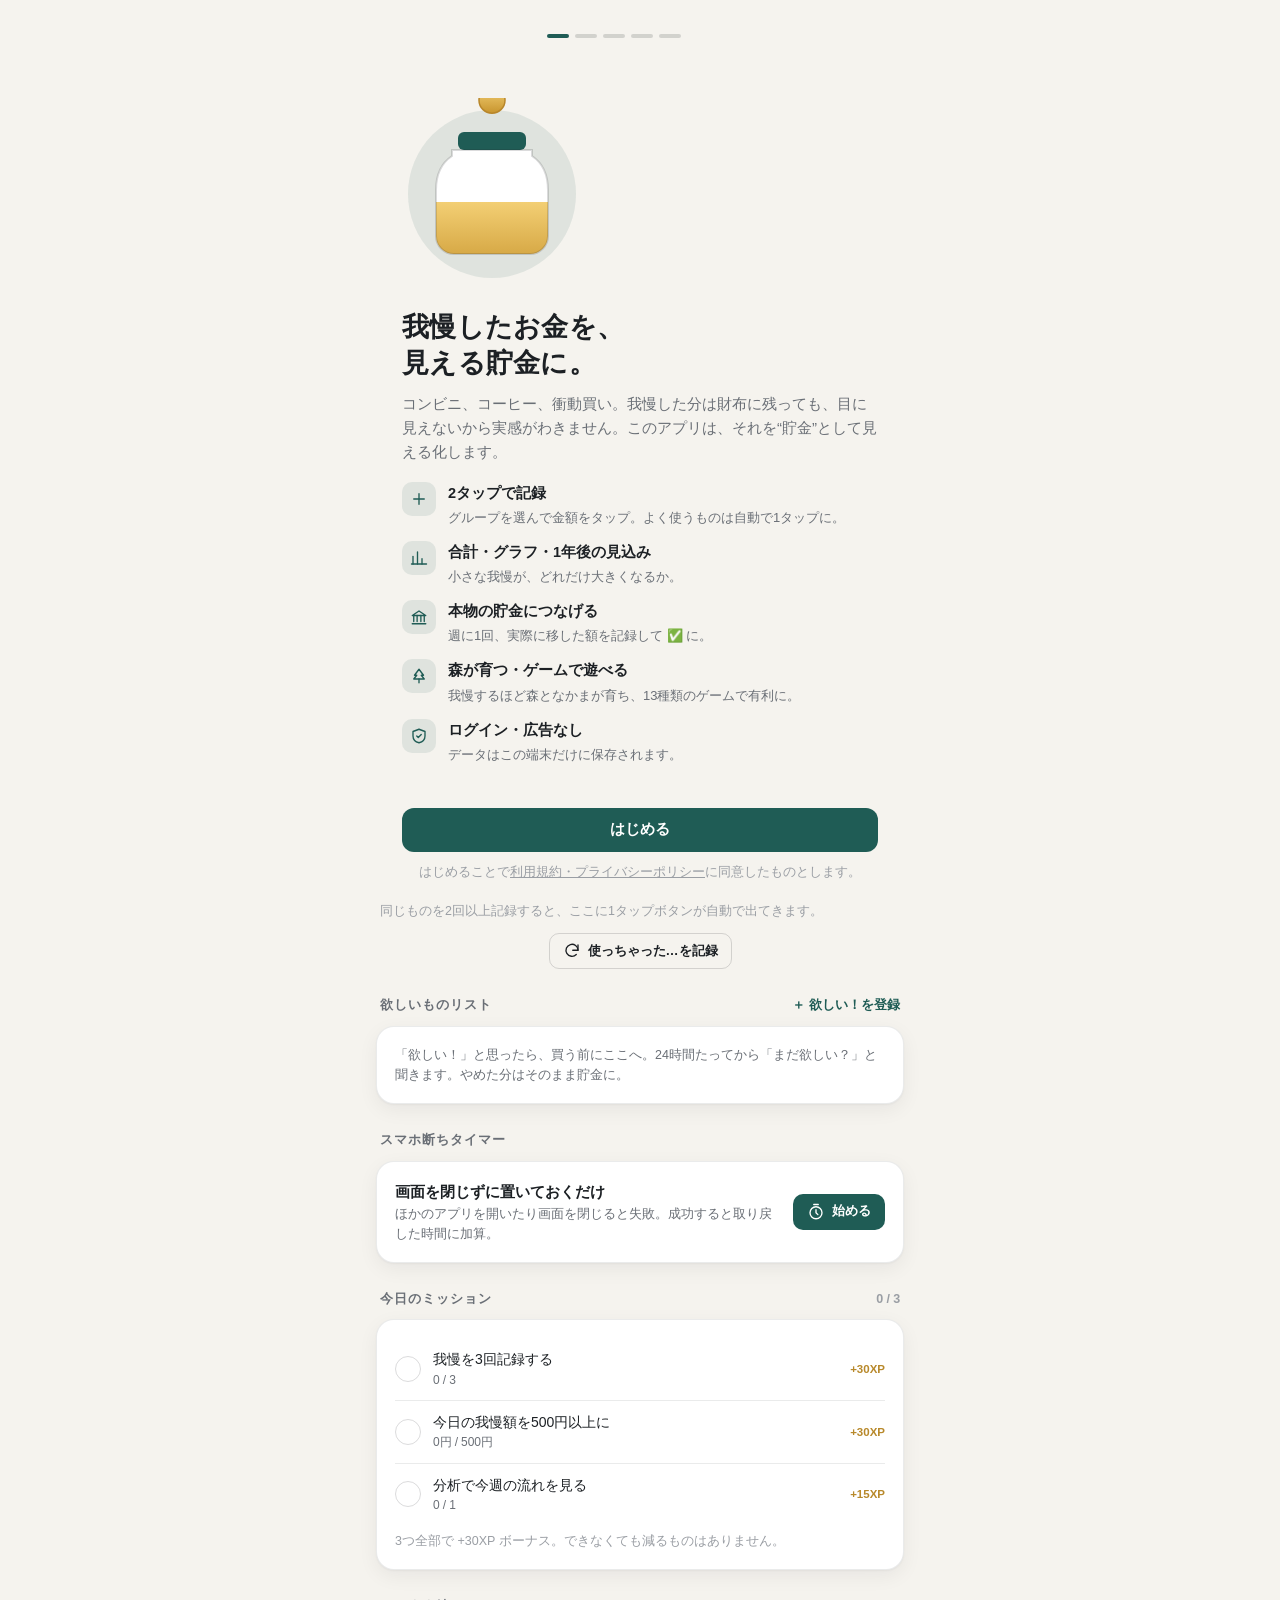
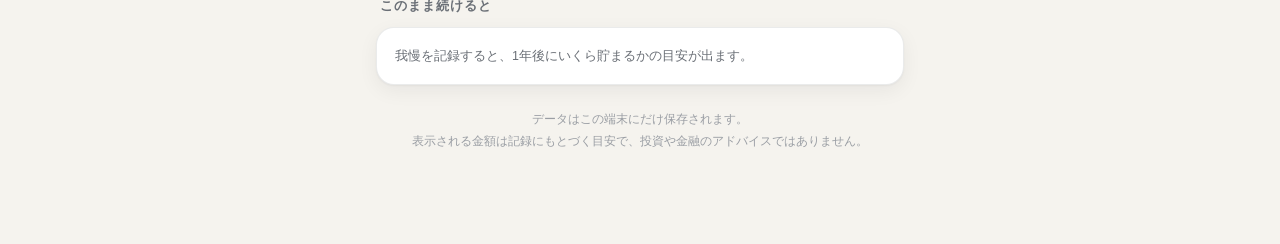
<file: index.html>
<!DOCTYPE html>
<html lang="ja">
<head>
  <meta charset="UTF-8" />
  <meta name="viewport" content="width=device-width, initial-scale=1, viewport-fit=cover" />
  <meta name="theme-color" content="#F5F3EE" media="(prefers-color-scheme: light)" />
  <meta name="theme-color" content="#0E1113" media="(prefers-color-scheme: dark)" />
  <meta name="color-scheme" content="light dark" />
  <meta name="apple-mobile-web-app-capable" content="yes" />
  <meta name="mobile-web-app-capable" content="yes" />
  <meta name="apple-mobile-web-app-status-bar-style" content="default" />
  <meta name="apple-mobile-web-app-title" content="我慢貯金" />
  <meta name="description" content="コンビニ、コーヒー、タバコ、衝動買い。我慢した出費を2タップで「貯金」として見える化。森が育ち、13種類のゲームで遊べます。データはこの端末にだけ保存されます。" />
  <meta name="format-detection" content="telephone=no" />
  <link rel="manifest" href="./manifest.webmanifest" />
  <link rel="icon" type="image/png" sizes="32x32" href="./icons/favicon-32.png" />
  <link rel="apple-touch-icon" href="./icons/apple-touch-icon.png" />
  <title>我慢貯金</title>
  <link rel="stylesheet" href="./styles.css?v=3.1.0" />
</head>
<body>
  <div id="app" aria-live="off">
    <header class="topbar" id="topbar">
      <div class="brand">
        <img class="brand-icon" src="./icons/icon-192.png" width="30" height="30" alt="" />
        <span class="brand-name">我慢貯金</span>
      </div>
      <div class="top-pills">
        <button type="button" class="pill" id="pill-level" aria-label="レベル">Lv.<b id="lv-num">1</b></button>
        <button type="button" class="pill" id="pill-streak" aria-label="連続日数"><span class="pill-ico" aria-hidden="true"></span><b id="streak-num">0</b>日</button>
      </div>
    </header>
    <main id="main" tabindex="-1">
      <section class="view active" id="view-home" data-view="home" aria-label="ホーム"></section>
      <section class="view" id="view-stats" data-view="stats" aria-label="分析"></section>
      <section class="view" id="view-goals" data-view="goals" aria-label="目標"></section>
      <section class="view" id="view-growth" data-view="growth" aria-label="森"></section>
      <section class="view" id="view-games" data-view="games" aria-label="ゲーム"></section>
      <section class="view" id="view-settings" data-view="settings" aria-label="設定"></section>
    </main>
    <nav class="tabbar" id="tabbar" aria-label="メインメニュー"></nav>
  </div>
  <div id="onboarding" class="onboarding" hidden></div>
  <div class="game-layer" id="game-layer" hidden>
    <div class="gl-head">
      <button type="button" class="gl-close" id="gl-close">✕ やめる</button>
      <h3 id="gl-title"></h3>
    </div>
    <div class="gl-body" id="gl-body"></div>
    <div class="gl-result" id="gl-result" hidden></div>
  </div>
  <div id="sheet-root"></div>
  <div id="toast-root" class="toast-root" role="status" aria-live="polite"></div>
  <div id="fx-root" aria-hidden="true"></div>
  <noscript><p style="padding:24px">このアプリを使うにはJavaScriptを有効にしてください。</p></noscript>
  <script src="./forest.js?v=3.1.0" defer></script>
  <script src="./games.js?v=3.1.0" defer></script>
  <script src="./chess.js?v=3.1.0" defer></script>
  <script src="./games-board.js?v=3.1.0" defer></script>
  <script src="./games-action.js?v=3.1.0" defer></script>
  <script src="./app.js?v=3.1.0" defer></script>
</body>
</html>
</file>
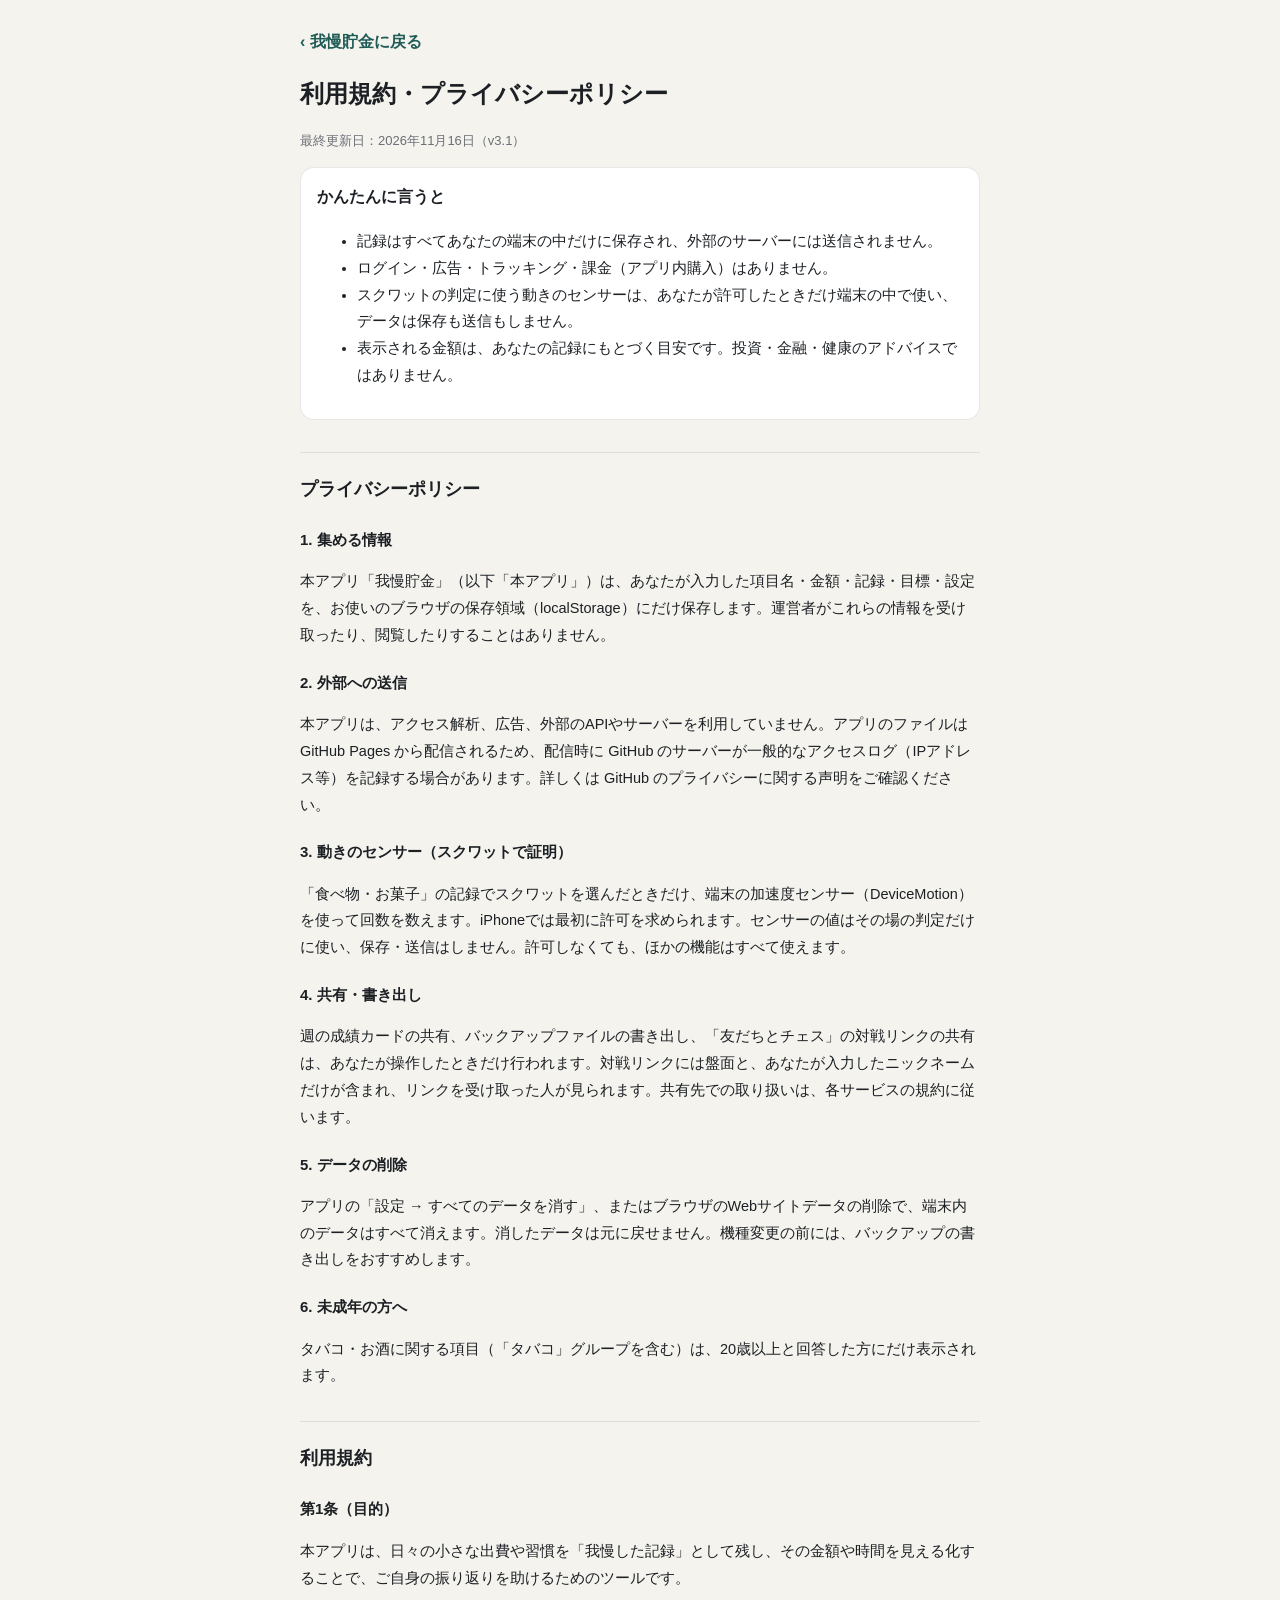
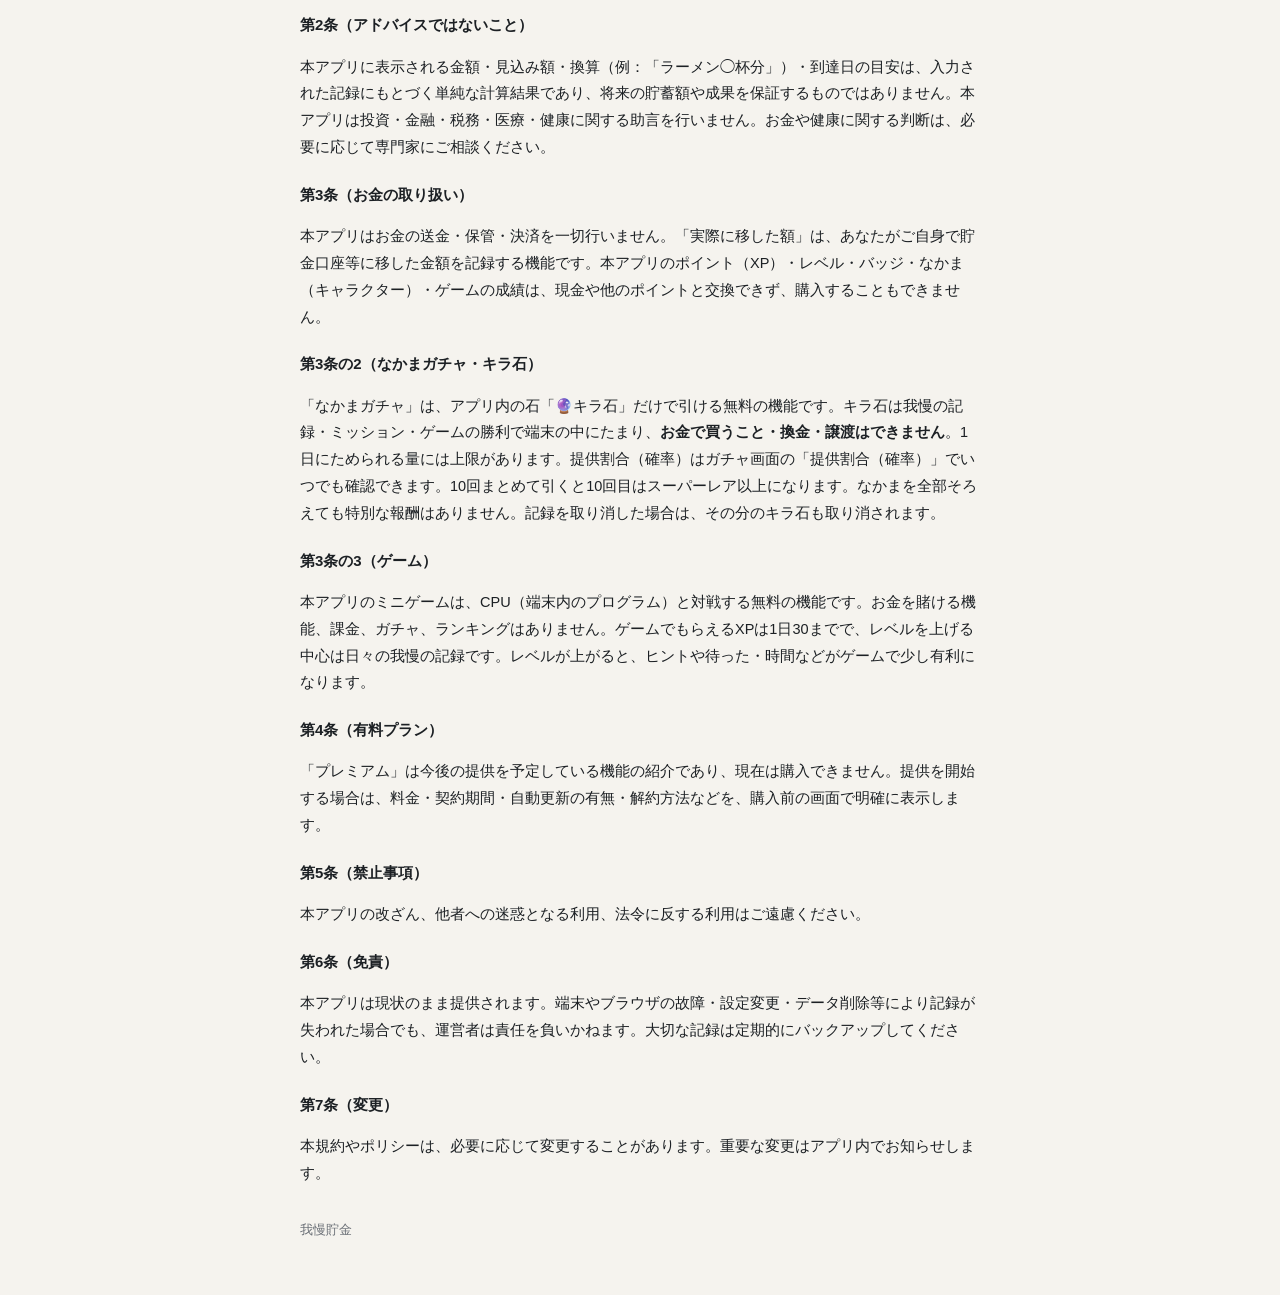
<file: legal.html>
<!DOCTYPE html>
<html lang="ja">
<head>
  <meta charset="UTF-8" />
  <meta name="viewport" content="width=device-width, initial-scale=1, viewport-fit=cover" />
  <meta name="color-scheme" content="light dark" />
  <title>利用規約・プライバシーポリシー｜我慢貯金</title>
  <link rel="icon" type="image/png" sizes="32x32" href="./icons/favicon-32.png" />
  <link rel="apple-touch-icon" href="./icons/apple-touch-icon.png" />
  <style>
    :root { --bg:#F5F3EE; --text:#1C2024; --muted:#6A6F76; --line:rgba(31,35,40,.1); --accent:#1F5C55; --surface:#fff; }
    @media (prefers-color-scheme: dark) { :root { --bg:#0E1113; --text:#ECEDEE; --muted:#A0A6AD; --line:rgba(236,237,238,.1); --accent:#74C3B3; --surface:#171B1F; } }
    body { margin:0; background:var(--bg); color:var(--text); font-family:-apple-system,BlinkMacSystemFont,"Hiragino Sans","Noto Sans JP",sans-serif; line-height:1.85; -webkit-text-size-adjust:100%; }
    main { max-width:680px; margin:0 auto; padding:calc(env(safe-area-inset-top) + 20px) 20px calc(env(safe-area-inset-bottom) + 40px); }
    a { color:var(--accent); }
    .back { display:inline-flex; align-items:center; gap:6px; font-weight:600; text-decoration:none; min-height:44px; }
    h1 { font-size:24px; margin:8px 0 4px; }
    h2 { font-size:18px; margin:32px 0 6px; padding-top:20px; border-top:1px solid var(--line); }
    h3 { font-size:15px; margin:20px 0 4px; }
    p, li { font-size:14.5px; }
    .muted { color:var(--muted); font-size:13px; }
    .box { background:var(--surface); border:1px solid var(--line); border-radius:14px; padding:14px 16px; margin:14px 0; }
  </style>
</head>
<body>
<main>
  <a class="back" href="./">‹ 我慢貯金に戻る</a>
  <h1>利用規約・プライバシーポリシー</h1>
  <p class="muted">最終更新日：2026年11月16日（v3.1）</p>

  <div class="box">
    <strong>かんたんに言うと</strong>
    <ul>
      <li>記録はすべてあなたの端末の中だけに保存され、外部のサーバーには送信されません。</li>
      <li>ログイン・広告・トラッキング・課金（アプリ内購入）はありません。</li>
      <li>スクワットの判定に使う動きのセンサーは、あなたが許可したときだけ端末の中で使い、データは保存も送信もしません。</li>
      <li>表示される金額は、あなたの記録にもとづく目安です。投資・金融・健康のアドバイスではありません。</li>
    </ul>
  </div>

  <h2 id="privacy">プライバシーポリシー</h2>
  <h3>1. 集める情報</h3>
  <p>本アプリ「我慢貯金」（以下「本アプリ」）は、あなたが入力した項目名・金額・記録・目標・設定を、お使いのブラウザの保存領域（localStorage）にだけ保存します。運営者がこれらの情報を受け取ったり、閲覧したりすることはありません。</p>
  <h3>2. 外部への送信</h3>
  <p>本アプリは、アクセス解析、広告、外部のAPIやサーバーを利用していません。アプリのファイルは GitHub Pages から配信されるため、配信時に GitHub のサーバーが一般的なアクセスログ（IPアドレス等）を記録する場合があります。詳しくは GitHub のプライバシーに関する声明をご確認ください。</p>
  <h3>3. 動きのセンサー（スクワットで証明）</h3>
  <p>「食べ物・お菓子」の記録でスクワットを選んだときだけ、端末の加速度センサー（DeviceMotion）を使って回数を数えます。iPhoneでは最初に許可を求められます。センサーの値はその場の判定だけに使い、保存・送信はしません。許可しなくても、ほかの機能はすべて使えます。</p>
  <h3>4. 共有・書き出し</h3>
  <p>週の成績カードの共有、バックアップファイルの書き出し、「友だちとチェス」の対戦リンクの共有は、あなたが操作したときだけ行われます。対戦リンクには盤面と、あなたが入力したニックネームだけが含まれ、リンクを受け取った人が見られます。共有先での取り扱いは、各サービスの規約に従います。</p>
  <h3>5. データの削除</h3>
  <p>アプリの「設定 → すべてのデータを消す」、またはブラウザのWebサイトデータの削除で、端末内のデータはすべて消えます。消したデータは元に戻せません。機種変更の前には、バックアップの書き出しをおすすめします。</p>
  <h3>6. 未成年の方へ</h3>
  <p>タバコ・お酒に関する項目（「タバコ」グループを含む）は、20歳以上と回答した方にだけ表示されます。</p>

  <h2 id="terms">利用規約</h2>
  <h3>第1条（目的）</h3>
  <p>本アプリは、日々の小さな出費や習慣を「我慢した記録」として残し、その金額や時間を見える化することで、ご自身の振り返りを助けるためのツールです。</p>
  <h3>第2条（アドバイスではないこと）</h3>
  <p>本アプリに表示される金額・見込み額・換算（例：「ラーメン◯杯分」）・到達日の目安は、入力された記録にもとづく単純な計算結果であり、将来の貯蓄額や成果を保証するものではありません。本アプリは投資・金融・税務・医療・健康に関する助言を行いません。お金や健康に関する判断は、必要に応じて専門家にご相談ください。</p>
  <h3>第3条（お金の取り扱い）</h3>
  <p>本アプリはお金の送金・保管・決済を一切行いません。「実際に移した額」は、あなたがご自身で貯金口座等に移した金額を記録する機能です。本アプリのポイント（XP）・レベル・バッジ・なかま（キャラクター）・ゲームの成績は、現金や他のポイントと交換できず、購入することもできません。</p>
  <h3>第3条の2（なかまガチャ・キラ石）</h3>
  <p>「なかまガチャ」は、アプリ内の石「🔮キラ石」だけで引ける無料の機能です。キラ石は我慢の記録・ミッション・ゲームの勝利で端末の中にたまり、<strong>お金で買うこと・換金・譲渡はできません</strong>。1日にためられる量には上限があります。提供割合（確率）はガチャ画面の「提供割合（確率）」でいつでも確認できます。10回まとめて引くと10回目はスーパーレア以上になります。なかまを全部そろえても特別な報酬はありません。記録を取り消した場合は、その分のキラ石も取り消されます。</p>
  <h3>第3条の3（ゲーム）</h3>
  <p>本アプリのミニゲームは、CPU（端末内のプログラム）と対戦する無料の機能です。お金を賭ける機能、課金、ガチャ、ランキングはありません。ゲームでもらえるXPは1日30までで、レベルを上げる中心は日々の我慢の記録です。レベルが上がると、ヒントや待った・時間などがゲームで少し有利になります。</p>
  <h3>第4条（有料プラン）</h3>
  <p>「プレミアム」は今後の提供を予定している機能の紹介であり、現在は購入できません。提供を開始する場合は、料金・契約期間・自動更新の有無・解約方法などを、購入前の画面で明確に表示します。</p>
  <h3>第5条（禁止事項）</h3>
  <p>本アプリの改ざん、他者への迷惑となる利用、法令に反する利用はご遠慮ください。</p>
  <h3>第6条（免責）</h3>
  <p>本アプリは現状のまま提供されます。端末やブラウザの故障・設定変更・データ削除等により記録が失われた場合でも、運営者は責任を負いかねます。大切な記録は定期的にバックアップしてください。</p>
  <h3>第7条（変更）</h3>
  <p>本規約やポリシーは、必要に応じて変更することがあります。重要な変更はアプリ内でお知らせします。</p>
  <p class="muted" style="margin-top:32px">我慢貯金</p>
</main>
</body>
</html>
</file>
<file: styles.css>
/* 我慢貯金 v3.1.0 — calm, adult design */
:root {
  --bg: #F5F3EE;
  --bg2: #EEEBE4;
  --surface: #FFFFFF;
  --surface2: #F9F8F5;
  --line: rgba(31, 35, 40, 0.09);
  --line2: rgba(31, 35, 40, 0.16);
  --text: #1C2024;
  --muted: #6A6F76;
  --faint: #9A9EA4;
  --accent: #1F5C55;
  --accent-ink: #FFFFFF;
  --accent-soft: rgba(31, 92, 85, 0.10);
  --gold: #B8892B;
  --gold-soft: rgba(184, 137, 43, 0.13);
  --good: #2E7D5B;
  --warn: #B4662B;
  --danger: #B3403A;
  --shadow: 0 1px 2px rgba(20, 24, 28, 0.04), 0 6px 20px rgba(20, 24, 28, 0.06);
  --shadow-lg: 0 18px 50px rgba(20, 24, 28, 0.18);
  --r: 18px;
  --r-sm: 12px;
  --tabh: 64px;
  --sat: env(safe-area-inset-top, 0px);
  --sab: env(safe-area-inset-bottom, 0px);
  --sal: env(safe-area-inset-left, 0px);
  --sar: env(safe-area-inset-right, 0px);
  --font: -apple-system, BlinkMacSystemFont, "Hiragino Sans", "Hiragino Kaku Gothic ProN", "Noto Sans JP", "Yu Gothic UI", "Meiryo", sans-serif;
  color-scheme: light;
}
html[data-theme="dark"] {
  --bg: #0E1113;
  --bg2: #14181B;
  --surface: #171B1F;
  --surface2: #1C2126;
  --line: rgba(236, 237, 238, 0.08);
  --line2: rgba(236, 237, 238, 0.16);
  --text: #ECEDEE;
  --muted: #A0A6AD;
  --faint: #6F767D;
  --accent: #74C3B3;
  --accent-ink: #0B1513;
  --accent-soft: rgba(116, 195, 179, 0.13);
  --gold: #E0B65A;
  --gold-soft: rgba(224, 182, 90, 0.14);
  --good: #6CCB9C;
  --warn: #E3A065;
  --danger: #EE7B73;
  --shadow: 0 1px 2px rgba(0, 0, 0, 0.3), 0 8px 24px rgba(0, 0, 0, 0.25);
  --shadow-lg: 0 18px 50px rgba(0, 0, 0, 0.5);
  color-scheme: dark;
}
html[data-accent="navy"] { --accent: #27406B; --accent-soft: rgba(39, 64, 107, 0.10); }
html[data-theme="dark"][data-accent="navy"] { --accent: #8FB0E8; --accent-soft: rgba(143, 176, 232, 0.14); }
html[data-accent="terracotta"] { --accent: #9C4A32; --accent-soft: rgba(156, 74, 50, 0.10); }
html[data-theme="dark"][data-accent="terracotta"] { --accent: #E59A7F; --accent-soft: rgba(229, 154, 127, 0.14); }

* { box-sizing: border-box; -webkit-tap-highlight-color: transparent; }
html, body { margin: 0; padding: 0; background: var(--bg); color: var(--text); }
body {
  font-family: var(--font);
  font-size: 15px;
  line-height: 1.6;
  -webkit-font-smoothing: antialiased;
  -webkit-text-size-adjust: 100%;
  text-size-adjust: 100%;
  min-height: 100vh;
  min-height: 100dvh;
  overscroll-behavior-y: none;
}
button, input, select, textarea { font: inherit; color: inherit; }
button { cursor: pointer; }
:focus-visible { outline: 2px solid var(--accent); outline-offset: 2px; border-radius: 8px; }
.num { font-variant-numeric: tabular-nums; font-feature-settings: "tnum" 1; letter-spacing: -0.01em; }
.sr-only { position: absolute; width: 1px; height: 1px; overflow: hidden; clip: rect(0 0 0 0); white-space: nowrap; }
svg.i { width: 22px; height: 22px; flex: none; stroke: currentColor; fill: none; stroke-width: 1.8; stroke-linecap: round; stroke-linejoin: round; }
svg.i.sm { width: 18px; height: 18px; }
svg.i.xs { width: 15px; height: 15px; }

/* Top bar */
.topbar {
  position: sticky; top: 0; z-index: 20;
  display: flex; align-items: center; justify-content: space-between;
  padding: calc(var(--sat) + 10px) calc(var(--sar) + 18px) 10px calc(var(--sal) + 18px);
  background: color-mix(in srgb, var(--bg) 86%, transparent);
  -webkit-backdrop-filter: saturate(160%) blur(16px);
  backdrop-filter: saturate(160%) blur(16px);
  border-bottom: 1px solid transparent;
  transition: border-color .2s;
}
.topbar.scrolled { border-bottom-color: var(--line); }
.brand { display: flex; align-items: center; gap: 10px; }
.brand-icon { border-radius: 8px; box-shadow: 0 1px 3px rgba(0,0,0,.12); }
.brand-name { font-weight: 700; font-size: 17px; letter-spacing: 0.04em; }
.top-pills { display: flex; gap: 8px; }
.pill {
  display: inline-flex; align-items: center; gap: 5px;
  height: 32px; padding: 0 12px; border-radius: 999px;
  border: 1px solid var(--line); background: var(--surface);
  font-size: 13px; color: var(--muted); box-shadow: var(--shadow);
}
.pill b { color: var(--text); font-weight: 700; font-variant-numeric: tabular-nums; }
.pill-ico { width: 14px; height: 14px; display: inline-block; background: var(--gold); -webkit-mask: url("data:image/svg+xml,%3Csvg xmlns='http://www.w3.org/2000/svg' viewBox='0 0 24 24'%3E%3Cpath d='M12 2c1 4 6 6 6 12a6 6 0 0 1-12 0c0-3 2-5 3-6 0 2 1 3 2 3 0-4-1-6 1-9z'/%3E%3C/svg%3E") center/contain no-repeat; mask: url("data:image/svg+xml,%3Csvg xmlns='http://www.w3.org/2000/svg' viewBox='0 0 24 24'%3E%3Cpath d='M12 2c1 4 6 6 6 12a6 6 0 0 1-12 0c0-3 2-5 3-6 0 2 1 3 2 3 0-4-1-6 1-9z'/%3E%3C/svg%3E") center/contain no-repeat; }

/* Main */
main { outline: none; padding: 6px calc(var(--sar) + 16px) calc(var(--tabh) + var(--sab) + 28px) calc(var(--sal) + 16px); max-width: 560px; margin: 0 auto; }
.view { display: none; animation: fade .25s ease; }
.view.active { display: block; }
@keyframes fade { from { opacity: 0; transform: translateY(4px); } to { opacity: 1; transform: none; } }

.h-title { font-size: 22px; font-weight: 700; margin: 10px 2px 14px; letter-spacing: 0.02em; }
.sec-title { display: flex; align-items: baseline; justify-content: space-between; font-size: 13px; font-weight: 700; color: var(--muted); letter-spacing: 0.08em; margin: 26px 4px 10px; }
.sec-title .link { font-weight: 600; letter-spacing: 0; }
.card { background: var(--surface); border: 1px solid var(--line); border-radius: var(--r); box-shadow: var(--shadow); padding: 18px; }
.card + .card { margin-top: 12px; }
.muted { color: var(--muted); }
.faint { color: var(--faint); }
.small { font-size: 12.5px; }
.link { background: none; border: 0; padding: 0; color: var(--accent); font-weight: 600; font-size: 13px; }
.row { display: flex; align-items: center; gap: 10px; }
.between { display: flex; align-items: center; justify-content: space-between; gap: 10px; }
.grow { flex: 1; min-width: 0; }

/* Hero */
.hero { position: relative; overflow: hidden; padding: 20px 20px 18px; }
.hero::before { content: ""; position: absolute; inset: auto -40px -60px auto; width: 200px; height: 200px; border-radius: 50%; background: radial-gradient(closest-side, var(--gold-soft), transparent); pointer-events: none; }
.hero-label { font-size: 12.5px; color: var(--muted); letter-spacing: 0.06em; display: flex; align-items: center; gap: 6px; }
.hero-amount { font-size: 44px; font-weight: 700; line-height: 1.12; margin: 4px 0 2px; letter-spacing: -0.02em; }
.hero-amount .yen { font-size: 26px; font-weight: 600; margin-right: 2px; color: var(--muted); }
.hero-sub { font-size: 13px; color: var(--muted); }
.hero-sub b { color: var(--text); font-weight: 600; }
.hero-top { display: flex; align-items: flex-start; justify-content: space-between; gap: 12px; }
.jar { width: 74px; height: 86px; flex: none; margin-top: 2px; }
.jar.bump { animation: bump .5s cubic-bezier(.3,1.6,.5,1); }
@keyframes bump { 0% { transform: scale(1); } 35% { transform: scale(1.09) rotate(-3deg); } 70% { transform: scale(.98) rotate(1deg); } 100% { transform: none; } }
.kpis { display: grid; grid-template-columns: repeat(3, 1fr); gap: 8px; margin-top: 14px; }
.kpi { background: var(--surface2); border: 1px solid var(--line); border-radius: var(--r-sm); padding: 9px 10px; }
.kpi-l { font-size: 11px; color: var(--muted); letter-spacing: 0.04em; }
.kpi-v { font-size: 16px; font-weight: 700; }
.verify-line { display: flex; align-items: center; gap: 8px; margin-top: 12px; font-size: 12.5px; color: var(--muted); }
.vbar { flex: 1; height: 6px; border-radius: 6px; background: var(--bg2); overflow: hidden; }
.vbar > i { display: block; height: 100%; background: var(--good); border-radius: 6px; transition: width .6s ease; }
.time-line { margin-top: 8px; font-size: 12.5px; color: var(--muted); display: flex; gap: 6px; align-items: center; }

/* Banners */
.banner { display: flex; gap: 12px; align-items: flex-start; padding: 14px 16px; border-radius: var(--r); background: var(--accent-soft); border: 1px solid color-mix(in srgb, var(--accent) 22%, transparent); margin-top: 12px; }
.banner .b-ico { width: 34px; height: 34px; border-radius: 10px; background: var(--surface); display: grid; place-items: center; color: var(--accent); flex: none; }
.banner p { margin: 0; font-size: 13.5px; }
.banner .b-actions { display: flex; gap: 8px; margin-top: 10px; flex-wrap: wrap; }
.banner.gold { background: var(--gold-soft); border-color: color-mix(in srgb, var(--gold) 28%, transparent); }
.banner.gold .b-ico { color: var(--gold); }

/* Buttons */
.btn { white-space: nowrap; flex: none; display: inline-flex; align-items: center; justify-content: center; gap: 7px; min-height: 44px; padding: 0 18px; border-radius: 12px; border: 1px solid var(--line2); background: var(--surface); font-weight: 600; font-size: 14.5px; transition: transform .12s, background .2s, opacity .2s; }
.btn:active { transform: scale(.97); }
.btn.primary { background: var(--accent); color: var(--accent-ink); border-color: transparent; }
.btn.gold { background: var(--gold); color: #1A1406; border-color: transparent; }
.btn.ghost { background: transparent; }
.btn.danger { color: var(--danger); border-color: color-mix(in srgb, var(--danger) 35%, transparent); }
.btn.danger.solid { background: var(--danger); color: #fff; border-color: transparent; }
.btn.sm { min-height: 36px; padding: 0 13px; font-size: 13px; border-radius: 10px; }
.btn.block { display: flex; width: 100%; }
.btn[disabled] { opacity: .45; cursor: not-allowed; transform: none; }

/* Item grid */
.items { display: grid; grid-template-columns: repeat(2, 1fr); gap: 10px; }
.item {
  position: relative; text-align: left; border: 1px solid var(--line); background: var(--surface);
  border-radius: var(--r); padding: 14px 14px 12px; box-shadow: var(--shadow); min-height: 112px;
  display: flex; flex-direction: column; justify-content: space-between; transition: transform .12s, border-color .2s;
  user-select: none; -webkit-user-select: none; overflow: hidden;
}
.item:active { transform: scale(.97); }
.item.limited { opacity: .62; }
.item-emoji { font-size: 28px; line-height: 1; }
.item-name { font-size: 13.5px; font-weight: 600; margin-top: 8px; line-height: 1.35; display: -webkit-box; -webkit-line-clamp: 2; -webkit-box-orient: vertical; overflow: hidden; }
.item-price { font-size: 12.5px; color: var(--muted); margin-top: 2px; }
.item-count { position: absolute; top: 10px; right: 44px; font-size: 11px; font-weight: 700; color: var(--good); background: color-mix(in srgb, var(--good) 13%, transparent); border-radius: 999px; padding: 1px 8px; }
.item-more { position: absolute; top: 6px; right: 6px; width: 34px; height: 34px; display: grid; place-items: center; border: 0; background: transparent; color: var(--faint); border-radius: 10px; }
.item-tag { font-size: 10px; font-weight: 700; letter-spacing: .04em; color: var(--warn); border: 1px solid color-mix(in srgb, var(--warn) 40%, transparent); padding: 0 5px; border-radius: 5px; margin-left: 6px; vertical-align: 1px; }
.item .ripple { position: absolute; border-radius: 50%; background: var(--gold-soft); transform: scale(0); animation: ripple .6s ease-out forwards; pointer-events: none; }
@keyframes ripple { to { transform: scale(4); opacity: 0; } }
.item.add { align-items: center; justify-content: center; color: var(--muted); border-style: dashed; box-shadow: none; background: transparent; text-align: center; gap: 4px; font-size: 13px; }
.slip-row { display: flex; justify-content: center; margin-top: 12px; }

/* Plans, missions */
.plan { display: flex; gap: 12px; align-items: flex-start; }
.plan + .plan { margin-top: 12px; padding-top: 12px; border-top: 1px solid var(--line); }
.plan-if { font-size: 12px; color: var(--muted); }
.plan-then { font-weight: 600; font-size: 14px; }
.mission { display: flex; align-items: center; gap: 12px; padding: 10px 0; }
.mission + .mission { border-top: 1px solid var(--line); }
.mission .check { width: 26px; height: 26px; border-radius: 50%; border: 1.6px solid var(--line2); display: grid; place-items: center; flex: none; color: transparent; }
.mission .check.on { background: var(--good); border-color: var(--good); color: #fff; }
.mission-t { font-size: 14px; }
.mission.done .mission-t { color: var(--muted); }
.mission-p { font-size: 12px; color: var(--muted); }
.xp-tag { font-size: 11.5px; font-weight: 700; color: var(--gold); }
.projection { display: flex; gap: 14px; align-items: center; }
.projection .big { font-size: 22px; font-weight: 700; }
.equivs { display: flex; flex-wrap: wrap; gap: 8px; margin-top: 12px; }
.equiv { display: inline-flex; align-items: center; gap: 6px; padding: 6px 11px; border-radius: 999px; background: var(--surface2); border: 1px solid var(--line); font-size: 12.5px; }
.equiv b { font-variant-numeric: tabular-nums; }

/* Segmented */
.seg { display: inline-flex; background: var(--bg2); border-radius: 11px; padding: 3px; gap: 2px; }
.seg button { border: 0; background: transparent; padding: 6px 12px; border-radius: 8px; font-size: 12.5px; font-weight: 600; color: var(--muted); min-height: 32px; }
.seg button[aria-pressed="true"] { background: var(--surface); color: var(--text); box-shadow: 0 1px 3px rgba(0,0,0,.1); }

/* Charts */
.chart-wrap { position: relative; width: 100%; }
canvas.chart { width: 100%; display: block; }
.legend { display: grid; grid-template-columns: 1fr; gap: 8px; margin-top: 12px; }
.legend-row { display: flex; align-items: center; gap: 10px; font-size: 13.5px; }
.legend-dot { width: 10px; height: 10px; border-radius: 3px; flex: none; }
.legend-bar { height: 4px; border-radius: 4px; background: var(--bg2); margin-top: 4px; overflow: hidden; }
.legend-bar i { display: block; height: 100%; border-radius: 4px; }
.donut-row { display: flex; gap: 16px; align-items: center; }
.donut-row canvas { width: 132px; height: 132px; flex: none; }
.stat-grid { display: grid; grid-template-columns: 1fr 1fr; gap: 10px; }
.stat-grid .kpi-v { font-size: 19px; }
.compare { display: grid; grid-template-columns: 1fr 1fr; gap: 10px; margin-top: 10px; }
.compare .box { border-radius: var(--r-sm); padding: 12px; background: var(--surface2); border: 1px solid var(--line); }
.compare .box.ok { border-color: color-mix(in srgb, var(--good) 35%, transparent); }

/* History */
.hist { list-style: none; margin: 0; padding: 0; }
.hist li { display: flex; align-items: center; gap: 12px; padding: 11px 0; }
.hist li + li { border-top: 1px solid var(--line); }
.hist .h-emoji { width: 38px; height: 38px; border-radius: 11px; background: var(--surface2); display: grid; place-items: center; font-size: 19px; flex: none; }
.hist .h-main { flex: 1; min-width: 0; }
.hist .h-name { font-size: 14px; font-weight: 600; white-space: nowrap; overflow: hidden; text-overflow: ellipsis; }
.hist .h-time { font-size: 12px; color: var(--muted); }
.hist .h-amt { text-align: right; font-weight: 700; font-size: 14px; }
.mark { display: inline-block; font-size: 11px; font-weight: 700; padding: 0 6px; border-radius: 6px; margin-left: 4px; }
.mark.ok { color: var(--good); background: color-mix(in srgb, var(--good) 14%, transparent); }
.mark.tri { color: var(--faint); background: var(--bg2); }
.h-day { font-size: 12px; font-weight: 700; color: var(--muted); margin: 14px 0 0; letter-spacing: .04em; }

/* Goals */
.goal { display: flex; gap: 16px; align-items: center; }
.ring { width: 84px; height: 84px; flex: none; position: relative; }
.ring svg { width: 100%; height: 100%; transform: rotate(-90deg); }
.ring .r-bg { stroke: var(--bg2); }
.ring .r-fg { stroke: var(--accent); transition: stroke-dashoffset .8s cubic-bezier(.2,.8,.2,1); }
.ring.done .r-fg { stroke: var(--gold); }
.ring-c { position: absolute; inset: 0; display: grid; place-items: center; text-align: center; font-size: 26px; }
.ring-pct { position: absolute; bottom: -4px; left: 50%; transform: translateX(-50%); font-size: 11px; font-weight: 700; background: var(--surface); padding: 0 6px; border-radius: 6px; border: 1px solid var(--line); white-space: nowrap; }
.goal-name { font-weight: 700; font-size: 15.5px; }
.goal-amt { font-size: 13px; color: var(--muted); }
.goal-eta { font-size: 12.5px; margin-top: 4px; color: var(--accent); font-weight: 600; }
.goal-actions { display: flex; gap: 8px; margin-top: 10px; flex-wrap: wrap; }
.alloc-row { display: grid; grid-template-columns: 1fr 120px; gap: 10px; align-items: center; padding: 8px 0; }
.alloc-row + .alloc-row { border-top: 1px solid var(--line); }
.alloc-row input[type=range] { width: 100%; accent-color: var(--accent); }

/* Growth */
.level-card { display: flex; gap: 16px; align-items: center; }
.level-badge { width: 70px; height: 70px; border-radius: 22px; background: linear-gradient(145deg, var(--accent), color-mix(in srgb, var(--accent) 60%, #000)); color: var(--accent-ink); display: grid; place-items: center; flex: none; box-shadow: var(--shadow); }
.level-badge span { font-size: 11px; display: block; text-align: center; opacity: .85; line-height: 1; }
.level-badge b { font-size: 26px; display: block; text-align: center; line-height: 1.1; }
.xpbar { height: 8px; border-radius: 8px; background: var(--bg2); overflow: hidden; margin-top: 8px; }
.xpbar i { display: block; height: 100%; background: linear-gradient(90deg, var(--accent), var(--gold)); border-radius: 8px; transition: width .6s ease; }
.streak-week { display: grid; grid-template-columns: repeat(7, 1fr); gap: 6px; margin-top: 12px; }
.sday { text-align: center; font-size: 11px; color: var(--muted); }
.sday i { display: grid; place-items: center; width: 32px; height: 32px; margin: 4px auto 0; border-radius: 10px; background: var(--bg2); font-style: normal; font-size: 13px; color: var(--faint); }
.sday i.on { background: var(--accent); color: var(--accent-ink); }
.sday i.rest { background: var(--gold-soft); color: var(--gold); }
.sday i.today { outline: 1.5px solid var(--accent); outline-offset: 1px; }
.badges { display: grid; grid-template-columns: repeat(3, 1fr); gap: 10px; }
.badge { text-align: center; padding: 14px 6px 12px; border-radius: var(--r-sm); background: var(--surface2); border: 1px solid var(--line); }
.badge .b-em { width: 46px; height: 46px; border-radius: 50%; margin: 0 auto 6px; display: grid; place-items: center; font-size: 22px; background: var(--gold-soft); }
.badge.locked .b-em { background: var(--bg2); filter: grayscale(1); opacity: .45; }
.badge .b-n { font-size: 11.5px; font-weight: 600; line-height: 1.35; }
.badge.locked .b-n { color: var(--faint); }

/* Settings */
.list { background: var(--surface); border: 1px solid var(--line); border-radius: var(--r); box-shadow: var(--shadow); overflow: hidden; }
.li { display: flex; align-items: center; gap: 12px; padding: 13px 16px; min-height: 52px; width: 100%; text-align: left; background: transparent; border: 0; }
.li + .li { border-top: 1px solid var(--line); }
.li .li-ico { width: 32px; height: 32px; border-radius: 9px; background: var(--accent-soft); color: var(--accent); display: grid; place-items: center; flex: none; font-size: 17px; }
.li .li-t { flex: 1; font-size: 14.5px; }
.li .li-s { font-size: 12px; color: var(--muted); display: block; }
.li .li-v { color: var(--muted); font-size: 13px; }
.li .chev { color: var(--faint); }
.switch { position: relative; width: 50px; height: 30px; flex: none; }
.switch input { opacity: 0; width: 100%; height: 100%; margin: 0; position: absolute; cursor: pointer; z-index: 1; }
.switch span { position: absolute; inset: 0; border-radius: 30px; background: var(--line2); transition: background .2s; }
.switch span::after { content: ""; position: absolute; top: 3px; left: 3px; width: 24px; height: 24px; border-radius: 50%; background: #fff; box-shadow: 0 1px 3px rgba(0,0,0,.25); transition: transform .2s; }
.switch input:checked + span { background: var(--accent); }
.switch input:checked + span::after { transform: translateX(20px); }
.switch input:focus-visible + span { outline: 2px solid var(--accent); outline-offset: 2px; }
.swatches { display: flex; gap: 10px; flex-wrap: wrap; }
.swatch { width: 40px; height: 40px; border-radius: 12px; border: 2px solid transparent; position: relative; }
.swatch[aria-pressed="true"] { border-color: var(--text); }
.swatch.locked::after { content: "🔒"; position: absolute; right: -6px; bottom: -6px; font-size: 13px; }
.foot { text-align: center; font-size: 12px; color: var(--faint); margin: 24px 0 0; line-height: 1.8; }
.foot a { color: var(--muted); }

/* Premium */
.premium-hero { text-align: center; padding: 26px 18px; background: linear-gradient(160deg, color-mix(in srgb, var(--gold) 18%, var(--surface)), var(--surface)); }
.premium-hero h2 { margin: 8px 0 4px; font-size: 22px; }
.p-feat { display: flex; gap: 12px; align-items: flex-start; padding: 12px 0; }
.p-feat + .p-feat { border-top: 1px solid var(--line); }
.p-feat .li-ico { width: 34px; height: 34px; border-radius: 10px; background: var(--gold-soft); color: var(--gold); display: grid; place-items: center; flex: none; }
.price-grid { display: grid; grid-template-columns: 1fr 1fr; gap: 10px; margin: 14px 0; }
.price { border: 1px solid var(--line2); border-radius: var(--r-sm); padding: 12px; text-align: center; background: var(--surface); }
.price b { font-size: 20px; display: block; }
.soon { display: inline-block; font-size: 11px; font-weight: 700; color: var(--gold); background: var(--gold-soft); padding: 1px 8px; border-radius: 999px; letter-spacing: .05em; }

/* Tab bar */
.tabbar {
  position: fixed; left: 0; right: 0; bottom: 0; z-index: 30;
  display: grid; grid-template-columns: repeat(6, 1fr);
  padding: 6px calc(var(--sar) + 6px) calc(var(--sab) + 6px) calc(var(--sal) + 6px);
  background: color-mix(in srgb, var(--surface) 88%, transparent);
  -webkit-backdrop-filter: saturate(160%) blur(18px); backdrop-filter: saturate(160%) blur(18px);
  border-top: 1px solid var(--line);
}
.tab { border: 0; background: transparent; display: flex; flex-direction: column; align-items: center; gap: 2px; padding: 6px 0 4px; color: var(--faint); font-size: 10.5px; font-weight: 600; min-height: 50px; }
.tab[aria-current="page"] { color: var(--accent); }

/* Sheets */
.scrim { position: fixed; inset: 0; z-index: 50; background: rgba(8, 10, 12, 0.42); opacity: 0; transition: opacity .25s; }
.scrim.show { opacity: 1; }
.sheet {
  position: fixed; left: 0; right: 0; bottom: 0; z-index: 51; max-height: 92vh; max-height: 92dvh; overflow-y: auto; -webkit-overflow-scrolling: touch;
  background: var(--surface); border-radius: 22px 22px 0 0; box-shadow: var(--shadow-lg);
  padding: 10px calc(var(--sar) + 20px) calc(var(--sab) + 22px) calc(var(--sal) + 20px);
  transform: translateY(100%); transition: transform .32s cubic-bezier(.2,.9,.25,1);
  max-width: 600px; margin: 0 auto; overscroll-behavior: contain;
}
.sheet.show { transform: none; }
.sheet .grabber { width: 38px; height: 5px; border-radius: 5px; background: var(--line2); margin: 0 auto 12px; }
.sheet h2 { font-size: 19px; margin: 4px 0 6px; }
.sheet .sheet-close { position: absolute; top: 12px; right: calc(var(--sar) + 14px); width: 34px; height: 34px; border-radius: 50%; border: 0; background: var(--bg2); color: var(--muted); display: grid; place-items: center; }
.sheet .actions { display: grid; gap: 10px; margin-top: 18px; }
.sheet .actions.two { grid-template-columns: 1fr 1fr; }
.field { display: block; margin-top: 14px; }
.field > span { display: block; font-size: 12.5px; font-weight: 600; color: var(--muted); margin-bottom: 6px; }
.input { width: 100%; min-height: 46px; border-radius: 12px; border: 1px solid var(--line2); background: var(--surface2); padding: 10px 13px; font-size: 16px; }
.input:focus { outline: none; border-color: var(--accent); box-shadow: 0 0 0 3px var(--accent-soft); }
.input-yen { position: relative; }
.input-yen .input { padding-right: 36px; text-align: right; font-variant-numeric: tabular-nums; }
.input-yen::after { content: "円"; position: absolute; right: 13px; top: 50%; transform: translateY(-50%); color: var(--muted); font-size: 14px; }
.input-min::after { content: "分"; }
.chips { display: flex; flex-wrap: wrap; gap: 8px; }
.chip { border: 1px solid var(--line2); background: var(--surface); border-radius: 999px; padding: 7px 13px; font-size: 13.5px; min-height: 38px; }
.chip[aria-pressed="true"] { background: var(--accent); color: var(--accent-ink); border-color: transparent; }
.emoji-pick { display: grid; grid-template-columns: repeat(8, 1fr); gap: 6px; }
.emoji-pick button { aspect-ratio: 1; border-radius: 10px; border: 1px solid var(--line); background: var(--surface2); font-size: 20px; padding: 0; }
.emoji-pick button[aria-pressed="true"] { border-color: var(--accent); background: var(--accent-soft); }
.note { font-size: 12.5px; color: var(--muted); background: var(--surface2); border: 1px solid var(--line); border-radius: 12px; padding: 10px 12px; margin-top: 12px; }
.err { color: var(--danger); font-size: 12.5px; margin-top: 6px; min-height: 1em; }
.week-row { padding: 14px 0; }
.week-row + .week-row { border-top: 1px solid var(--line); }
.report-img { width: 100%; border-radius: 14px; border: 1px solid var(--line); display: block; margin-top: 10px; }

/* Onboarding */
.onboarding { position: fixed; inset: 0; z-index: 60; background: var(--bg); overflow-y: auto; -webkit-overflow-scrolling: touch; }
.ob { max-width: 520px; margin: 0 auto; min-height: 100%; display: flex; flex-direction: column; padding: calc(var(--sat) + 18px) calc(var(--sar) + 22px) calc(var(--sab) + 18px) calc(var(--sal) + 22px); }
.ob-top { display: flex; align-items: center; justify-content: space-between; min-height: 36px; }
.ob-dots { display: flex; gap: 6px; }
.ob-dots i { width: 22px; height: 4px; border-radius: 4px; background: var(--line2); }
.ob-dots i.on { background: var(--accent); }
.ob-body { flex: 1; padding: 18px 0; }
.ob h1 { font-size: 27px; line-height: 1.35; margin: 18px 0 10px; letter-spacing: .01em; }
.ob h2 { font-size: 22px; margin: 14px 0 6px; line-height: 1.4; }
.ob p.lead { color: var(--muted); margin: 0 0 16px; }
.ob-foot { display: grid; gap: 10px; padding-top: 8px; }
.ob-hero { margin: 26px auto 6px; width: 180px; height: 180px; }
.ob-points { display: grid; gap: 12px; margin-top: 18px; }
.ob-point { display: flex; gap: 12px; align-items: flex-start; }
.ob-point .li-ico { width: 34px; height: 34px; border-radius: 10px; background: var(--accent-soft); color: var(--accent); display: grid; place-items: center; flex: none; }
.ob-point b { display: block; font-size: 14.5px; }
.ob-point span { font-size: 13px; color: var(--muted); }
.pick-grid { display: grid; grid-template-columns: repeat(2, 1fr); gap: 10px; }
.pick { display: flex; align-items: center; gap: 10px; text-align: left; border: 1.5px solid var(--line); background: var(--surface); border-radius: 14px; padding: 12px; min-height: 58px; }
.pick[aria-pressed="true"] { border-color: var(--accent); background: var(--accent-soft); }
.pick .p-em { font-size: 22px; }
.pick .p-n { font-size: 13px; font-weight: 600; line-height: 1.35; }
.pick .p-p { font-size: 11.5px; color: var(--muted); }
.price-row { display: grid; grid-template-columns: 34px 1fr 108px; gap: 10px; align-items: center; padding: 10px 0; }
.price-row + .price-row { border-top: 1px solid var(--line); }
.price-row .pr-em { font-size: 22px; text-align: center; }
.price-row .pr-n { font-size: 14px; font-weight: 600; line-height: 1.3; }
.price-row .input { min-height: 42px; }
.age-opts { display: grid; gap: 10px; margin-top: 16px; }

/* Timer */
.timer-ov { position: fixed; inset: 0; z-index: 70; background: var(--bg); display: flex; flex-direction: column; align-items: center; justify-content: center; padding: calc(var(--sat) + 24px) 24px calc(var(--sab) + 24px); text-align: center; }
.timer-ring { width: 250px; height: 250px; position: relative; margin: 20px 0; }
.timer-ring svg { width: 100%; height: 100%; transform: rotate(-90deg); }
.timer-ring .t-bg { stroke: var(--bg2); }
.timer-ring .t-fg { stroke: var(--accent); transition: stroke-dashoffset 1s linear; }
.timer-time { position: absolute; inset: 0; display: grid; place-items: center; font-size: 46px; font-weight: 700; font-variant-numeric: tabular-nums; }
.timer-ov p { max-width: 320px; color: var(--muted); font-size: 13.5px; }

/* Toast */
.toast-root { position: fixed; left: 0; right: 0; bottom: calc(var(--tabh) + var(--sab) + 14px); z-index: 80; display: flex; flex-direction: column; align-items: center; gap: 8px; pointer-events: none; padding: 0 14px; }
.toast { pointer-events: auto; display: flex; align-items: center; gap: 12px; max-width: 520px; width: 100%; background: #1E2327; color: #F2F3F4; border-radius: 14px; padding: 12px 12px 12px 16px; box-shadow: var(--shadow-lg); font-size: 13.5px; animation: toastIn .3s cubic-bezier(.2,.9,.3,1.2); }
html[data-theme="dark"] .toast { background: #2A3036; }
.toast .t-msg { flex: 1; }
.toast button { border: 0; background: rgba(255,255,255,.12); color: #fff; font-weight: 700; border-radius: 10px; padding: 7px 12px; font-size: 13px; min-height: 36px; }
.toast.out { animation: toastOut .25s ease forwards; }
@keyframes toastIn { from { opacity: 0; transform: translateY(14px) scale(.98); } to { opacity: 1; transform: none; } }
@keyframes toastOut { to { opacity: 0; transform: translateY(10px); } }

/* FX */
.coin { position: fixed; z-index: 90; width: 30px; height: 30px; margin: -15px 0 0 -15px; border-radius: 50%; pointer-events: none;
  background: radial-gradient(circle at 35% 30%, #FFF1C2 0 18%, #E8B94A 40%, #B8862A 100%); box-shadow: inset 0 -2px 0 rgba(0,0,0,.18), 0 3px 8px rgba(0,0,0,.2);
  display: grid; place-items: center; color: #7A5410; font-weight: 800; font-size: 14px; }
.float-amt { position: fixed; z-index: 91; pointer-events: none; font-weight: 800; color: var(--gold); font-size: 18px; animation: floatUp 1s ease-out forwards; text-shadow: 0 1px 0 var(--surface); }
@keyframes floatUp { from { opacity: 1; transform: translate(-50%, 0); } to { opacity: 0; transform: translate(-50%, -46px); } }
.confetti { position: fixed; inset: 0; z-index: 95; pointer-events: none; width: 100%; height: 100%; }
.celebrate { text-align: center; padding-top: 8px; }
.celebrate .c-em { font-size: 56px; margin: 6px 0; }

.a2hs { display: flex; gap: 12px; align-items: flex-start; }
.a2hs .share-glyph svg { width: 15px; height: 15px; vertical-align: -2px; }

@media (min-width: 420px) { .items { grid-template-columns: repeat(3, 1fr); } }
@media (prefers-reduced-motion: reduce) {
  *, *::before, *::after { animation-duration: .01ms !important; transition-duration: .01ms !important; }
}
.item-hit { position: absolute; inset: 0; z-index: 1; border: 0; background: transparent; border-radius: inherit; padding: 0; }
.item > *:not(.item-hit):not(.item-more):not(.ripple):not(.item-count) { pointer-events: none; position: relative; }
.item-count { pointer-events: none; }
.item-more { z-index: 2; }
.banner .btn.ghost { border-color: transparent; padding: 0 10px; color: var(--muted); }
.btn.block { flex: 1 1 auto; }

/* ===================== v3: 2タップ記録 ===================== */
.tab { font-size: 10px; }
.groups { display: grid; grid-template-columns: repeat(3, 1fr); gap: 10px; }
.grp { position: relative; border: 1px solid var(--line); background: var(--surface); border-radius: var(--r); box-shadow: var(--shadow); min-height: 92px; padding: 12px 6px 10px; display: flex; flex-direction: column; align-items: center; justify-content: center; gap: 4px; text-align: center; transition: transform .12s; user-select: none; -webkit-user-select: none; }
.grp:active { transform: scale(.96); }
.grp .g-e { font-size: 30px; line-height: 1; }
.grp .g-n { font-size: 12.5px; font-weight: 700; line-height: 1.3; }
.grp .g-c { position: absolute; top: 6px; right: 6px; font-size: 10px; font-weight: 700; color: var(--good); background: color-mix(in srgb, var(--good) 13%, transparent); border-radius: 999px; padding: 0 6px; }
.pgrid { display: grid; grid-template-columns: repeat(3, 1fr); gap: 8px; }
.pgrid.tob { grid-template-columns: repeat(3, 1fr); }
.pbtn { min-height: 58px; border: 1px solid var(--line2); background: var(--surface2); border-radius: 14px; display: flex; flex-direction: column; align-items: center; justify-content: center; gap: 2px; font-size: 16px; }
.pbtn b { font-size: 17px; }
.pbtn span { font-size: 12px; color: var(--muted); }
.pbtn:active { transform: scale(.96); background: var(--accent-soft); }
.squat-li { margin-top: 12px; border: 1px solid var(--line); border-radius: 14px; padding: 10px 12px; }
.squat-box { text-align: center; padding: 12px 0 4px; }
.squat-count { font-size: 56px; font-weight: 800; line-height: 1.1; }
.squat-count small { font-size: 22px; color: var(--muted); }
.item.learned { border-style: solid; background: color-mix(in srgb, var(--accent) 4%, var(--surface)); }
.item-tag.auto { color: var(--accent); border-color: color-mix(in srgb, var(--accent) 40%, transparent); }
.suggest { margin-top: 12px; border: 1px solid color-mix(in srgb, var(--accent) 22%, transparent); }
.sg-top { display: flex; gap: 12px; align-items: flex-start; }
.sg-ico { width: 36px; height: 36px; border-radius: 10px; background: var(--accent-soft); color: var(--accent); display: grid; place-items: center; flex: none; }
.sg-name { font-weight: 700; font-size: 17px; }
.wish { display: flex; gap: 10px; align-items: center; padding: 8px 0; }
.wish + .wish { border-top: 1px solid var(--line); }
.wish .h-emoji { font-size: 22px; }
.wish .h-name { font-weight: 600; }
.wish .h-time { font-size: 12px; color: var(--muted); }
.wish.due .h-time { color: var(--gold); font-weight: 700; }
.wish-due { margin-top: 12px; }

/* 森・なかま */
.forest-card { padding: 0; overflow: hidden; }
.forest-wrap { aspect-ratio: 390 / 250; background: #cfe7dc; }
.forest-svg { display: block; width: 100%; height: 100%; }
.forest-info { padding: 14px 16px 16px; }
.char-card { align-items: center; }
.char-big { flex: none; width: 92px; display: grid; place-items: center; }
.char-big svg { animation: bobChar 3s ease-in-out infinite; }
@keyframes bobChar { 0%, 100% { transform: translateY(0); } 50% { transform: translateY(-4px); } }
.chars { display: grid; grid-template-columns: repeat(3, 1fr); gap: 8px; }
.char { border: 1px solid var(--line); background: var(--surface); border-radius: 14px; padding: 8px 6px 10px; display: flex; flex-direction: column; align-items: center; gap: 2px; text-align: center; box-shadow: var(--shadow); min-height: 140px; }
.char.sel { border-color: var(--accent); box-shadow: 0 0 0 2px var(--accent-soft), var(--shadow); }
.char.locked { box-shadow: none; background: var(--surface2); }
.char .c-n { font-weight: 700; font-size: 13px; }
.char .c-s { font-size: 10.5px; color: var(--muted); line-height: 1.35; }
.adv-list .adv-row { display: flex; justify-content: space-between; gap: 10px; padding: 5px 0; }
.adv-list .adv-row + .adv-row { border-top: 1px solid var(--line); }
.adv-list .adv-row span:last-child { text-align: right; color: var(--muted); }

/* ゲーム一覧 */
.games-head .gh-char { width: 56px; flex: none; }
.game-grid { display: grid; grid-template-columns: repeat(2, 1fr); gap: 10px; }
.game-card { border: 1px solid var(--line); background: var(--surface); border-radius: var(--r); box-shadow: var(--shadow); padding: 14px; display: flex; flex-direction: column; align-items: flex-start; gap: 2px; text-align: left; min-height: 104px; transition: transform .12s; }
.game-card:active { transform: scale(.97); }
.gc-e { font-size: 30px; line-height: 1.1; }
.gc-n { font-weight: 700; font-size: 15px; margin-top: 4px; }
.gc-r { font-size: 11.5px; color: var(--muted); }
.adv-box { background: var(--gold-soft); border-radius: 12px; padding: 10px 12px; font-size: 13px; margin: 10px 0 12px; }
.diff-list { display: grid; gap: 8px; }
.diff-btn { display: flex; align-items: center; gap: 10px; text-align: left; border: 1px solid var(--line2); background: var(--surface); border-radius: 14px; padding: 12px 14px; min-height: 60px; }
.diff-btn b { display: block; font-size: 15px; }
.diff-btn small { display: block; font-size: 12px; color: var(--muted); }
.diff-btn .diff-r { font-size: 11px; color: var(--muted); text-align: right; line-height: 1.4; }
.diff-btn.easy { border-left: 5px solid #7a9a5b; }
.diff-btn.normal { border-left: 5px solid #5b7db8; }
.diff-btn.hard { border-left: 5px solid #b4664b; }
.diff-btn.ultra { background: linear-gradient(135deg, #2b1745, #5b2a86); color: #fff; border: 0; }
.diff-btn.ultra small, .diff-btn.ultra .diff-r { color: #f0d7ff; }

/* ゲーム画面 */
body.in-game { overflow: hidden; }
.game-layer { position: fixed; inset: 0; z-index: 65; background: #10201c; color: #f3f1ea; display: flex; flex-direction: column; max-width: 520px; margin: 0 auto; padding-top: var(--sat); padding-bottom: var(--sab); -webkit-user-select: none; user-select: none; }
.game-layer[hidden] { display: none; }
.gl-head { display: flex; align-items: center; gap: 10px; padding: 8px 12px; flex-shrink: 0; }
.gl-head h3 { font-size: 15px; font-weight: 800; flex: 1; text-align: center; padding-right: 78px; margin: 0; white-space: nowrap; overflow: hidden; text-overflow: ellipsis; }
.gl-close { border: 0; background: rgba(255,255,255,0.12); color: #fff; border-radius: 999px; padding: 8px 12px; font-size: 13px; font-weight: 800; min-height: 36px; }
.gl-body { flex: 1; min-height: 0; display: flex; flex-direction: column; overflow: auto; }
.gl-result { position: absolute; inset: 0; background: rgba(6, 14, 12, 0.72); display: flex; align-items: center; justify-content: center; padding: 20px; z-index: 5; }
.gl-result[hidden] { display: none; }
.res-card { background: var(--surface); color: var(--text); border-radius: 22px; padding: 22px 20px 18px; width: min(340px, 100%); text-align: center; animation: popIn .35s cubic-bezier(0.22, 1.4, 0.36, 1); box-shadow: var(--shadow-lg); }
.res-emoji { font-size: 48px; }
.res-card h3 { font-size: 22px; font-weight: 800; margin: 4px 0; }
.res-card p { font-size: 14px; color: var(--muted); margin: 6px 0; }
.res-card .res-reward { font-weight: 800; color: var(--gold); font-size: 17px; }
.res-card .actions { display: grid; grid-template-columns: 1fr 1fr; gap: 8px; margin-top: 14px; }
@keyframes popIn { from { transform: scale(0.7); opacity: 0; } to { transform: none; opacity: 1; } }
@keyframes pulse { 0%, 100% { transform: scale(1); } 50% { transform: scale(1.08); } }
.game-layer .btn { background: rgba(255,255,255,.1); color: #fff; border-color: rgba(255,255,255,.18); }
.game-layer .btn.primary { background: var(--gold); color: #1c1a14; border-color: transparent; }
.game-layer .btn[disabled] { opacity: .4; }
.game-layer .res-card .btn { background: var(--surface2); color: var(--text); border-color: var(--line2); }
.game-layer .res-card .btn.primary { background: var(--accent); color: var(--accent-ink); }
.game-layer .btn-primary, .game-layer .btn-ghost { border: 0; border-radius: 14px; min-height: 44px; padding: 0 14px; font-weight: 700; font-size: 14px; }
.game-layer .btn-primary { background: var(--gold); color: #1c1a14; }
.game-layer .btn-ghost { background: rgba(255,255,255,.12); color: #fff; }
.game-layer .fine-print { font-size: 12px; opacity: .75; line-height: 1.6; }
.cg-wrap, .ar-wrap, .ag-wrap { flex: 1; display: flex; flex-direction: column; min-height: 0; padding: 0 10px 8px; }
.cg-hud { display: flex; justify-content: space-between; gap: 6px; font-size: 12px; font-weight: 800; padding: 4px 2px 6px; font-variant-numeric: tabular-nums; }
.cg-stage, .ar-stage { flex: 1; min-height: 0; display: flex; align-items: center; justify-content: center; }
.cg-stage canvas, .ar-stage canvas { border-radius: 14px; touch-action: none; display: block; }
.cg-ctrl { display: grid; grid-template-columns: 0.7fr 1fr 1fr 0.7fr; gap: 8px; padding-top: 8px; }
.cg-btn { height: 62px; border: 0; border-radius: 18px; font-size: 18px; font-weight: 800; color: #fff; user-select: none; -webkit-user-select: none; touch-action: none; }
.cg-btn.lane { background: #3d5c54; }
.cg-btn.hand { background: #c4602a; box-shadow: 0 5px 0 #8a3f17; }
.cg-btn.down { transform: translateY(3px); box-shadow: 0 2px 0 #8a3f17; filter: brightness(1.15); }
.cg-tip { font-size: 11.5px; opacity: 0.75; text-align: center; margin: 6px 0 0; line-height: 1.5; }
.ar-ctrl { display: flex; align-items: center; gap: 8px; padding-top: 8px; }
.ar-hint { flex: 1; font-size: 11px; opacity: 0.75; }
.ar-auto { border: 1px solid rgba(255,255,255,0.3); background: transparent; color: #fff; border-radius: 999px; padding: 8px 10px; font-size: 11px; font-weight: 800; }
.ar-fire, .ar-super { width: 74px; height: 74px; border-radius: 50%; border: 0; font-weight: 800; font-size: 14px; color: #fff; user-select: none; -webkit-user-select: none; touch-action: none; }
.ar-fire { background: #d0503c; box-shadow: 0 5px 0 #8a2a1c; }
.ar-super { width: 58px; height: 58px; background: #6b5a9a; font-size: 12px; }
.ar-super.ready { background: #f0b52a; color: #4a2a00; animation: pulse 0.9s infinite; }
.ag-race { display: grid; grid-template-columns: 4.5em 1fr; gap: 4px 8px; align-items: center; font-size: 11px; font-weight: 700; margin-bottom: 6px; }
.ag-race .trk { display: block; height: 8px; border-radius: 4px; background: rgba(255,255,255,.12); overflow: hidden; }
.ag-race i { display: block; height: 8px; border-radius: 3px; background: #74c3b3; width: 0; transition: width .2s linear; }
.ag-race i.cpu { background: #e59a7f; }
.ru-jump { width: 100%; margin-top: 8px; }
/* チェス（移植） */
.ch-wrap { padding: 4px 10px 12px; display: flex; flex-direction: column; gap: 6px; }
.ch-player { display: flex; align-items: center; gap: 8px; font-size: 13px; min-height: 26px; }
.ch-dot { width: 14px; height: 14px; border-radius: 50%; border: 2px solid #fff; }
.ch-dot.w { background: #fff; } .ch-dot.b { background: #222; }
.ch-caps { margin-left: auto; font-size: 14px; letter-spacing: -2px; }
.ch-caps .pc { font-size: 15px; }
.ch-board { display: grid; grid-template-columns: repeat(8, 1fr); width: 100%; max-width: 440px; aspect-ratio: 1; margin: 0 auto; border-radius: 10px; overflow: hidden; box-shadow: 0 8px 24px rgba(0,0,0,0.35); }
.sq { position: relative; border: 0; padding: 0; display: flex; align-items: center; justify-content: center; aspect-ratio: 1; }
.sq.l { background: #eedcb3; } .sq.d { background: #b58863; }
.sq.last { box-shadow: inset 0 0 0 100px rgba(255, 230, 80, 0.38); }
.sq.sel { box-shadow: inset 0 0 0 100px rgba(80, 200, 120, 0.5); }
.sq.hint { box-shadow: inset 0 0 0 4px #4aa3ff, inset 0 0 0 100px rgba(74, 163, 255, 0.25); }
.sq.incheck { box-shadow: inset 0 0 0 100px rgba(230, 60, 50, 0.38); }
.sq.tgt::after { content: ""; width: 28%; height: 28%; border-radius: 50%; background: rgba(20, 60, 40, 0.45); }
.sq.cap::after { content: ""; position: absolute; inset: 4%; border-radius: 50%; border: 4px solid rgba(20, 60, 40, 0.5); }
.pc { font-size: min(9.5vw, 42px); line-height: 1; font-family: "Apple Symbols", "Segoe UI Symbol", "DejaVu Sans", "Noto Sans Symbols2", serif; }
.pc.w { color: #fff; text-shadow: 0 0 1px #000, 0 0 1px #000, 1px 1px 0 #333, -1px -1px 0 #333, 1px -1px 0 #333, -1px 1px 0 #333; }
.pc.b { color: #1a1a1a; text-shadow: 0 1px 0 rgba(255,255,255,0.35); }
.sq i { position: absolute; font-style: normal; font-size: 9px; font-weight: 800; color: rgba(60, 40, 20, 0.7); }
.sq i.rk { left: 2px; top: 1px; } .sq i.fl { right: 3px; bottom: 1px; }
.ch-status, .bg-status { text-align: center; font-size: 15px; font-weight: 800; min-height: 22px; }
.ch-actions, .bg-actions { display: flex; gap: 8px; justify-content: center; flex-wrap: wrap; }
.ch-actions .btn-ghost { flex: 1; min-width: 90px; }
.ch-actions .btn-ghost:disabled { opacity: 0.4; }
.btn-primary.small { min-height: 46px; font-size: 15px; }
.ch-actions .muted { color: rgba(255,255,255,0.7); }
.ch-promo, .sh-promo { background: var(--surface); color: var(--text); border-radius: 16px; padding: 10px; text-align: center; margin-top: 8px; }
.ch-promo p, .sh-promo p { font-weight: 800; margin: 0 0 6px; }
.ch-promo div { display: grid; grid-template-columns: repeat(4, 1fr); gap: 6px; }
.ch-promo button { border: 1px solid var(--line); background: #b58863; border-radius: 12px; padding: 6px 0; display: flex; flex-direction: column; align-items: center; }
.ch-promo small { font-size: 10px; color: #fff; }
.ch-share { background: var(--surface); color: var(--text); border-radius: 16px; padding: 10px; display: grid; grid-template-columns: 1fr auto; gap: 6px; align-items: center; margin-top: 8px; }
.ch-share .fine-print { grid-column: 1 / -1; margin: 0; }
.ch-share input { border: 1px solid var(--line); border-radius: 10px; padding: 8px; font-size: 12px; width: 100%; min-width: 0; }
.ch-share .btn-ghost { background: var(--surface2); color: var(--text); }

/* 盤ゲーム共通 */
.bg-wrap { padding: 4px 10px 12px; display: flex; flex-direction: column; gap: 6px; }
.bg-player { display: flex; align-items: center; gap: 8px; font-size: 13px; min-height: 26px; }
.bg-score { margin-left: auto; font-weight: 800; font-size: 14px; }
.bg-dot { width: 16px; height: 16px; border-radius: 50%; display: grid; place-items: center; font-size: 13px; }
.bg-dot.w { background: #f3f1ea; border: 1px solid #999; } .bg-dot.b { background: #1a1a1a; border: 1px solid #777; }
.bg-board { width: 100%; max-width: 440px; margin: 0 auto; }
.bg-actions .btn { flex: 1; min-width: 92px; }
/* リバーシ */
.rv .bg-board { display: grid; grid-template-columns: repeat(8, 1fr); aspect-ratio: 1; background: #1e6b45; border-radius: 10px; padding: 4px; gap: 2px; box-shadow: 0 8px 24px rgba(0,0,0,0.35); }
.rv-sq { border: 0; background: #2e8a58; border-radius: 3px; padding: 0; position: relative; display: grid; place-items: center; aspect-ratio: 1; }
.rv-sq.last { box-shadow: inset 0 0 0 2px #ffd34d; }
.rv-sq.hint { box-shadow: inset 0 0 0 3px #8fd0ff; background: #3a9c6a; }
.disc { width: 82%; height: 82%; border-radius: 50%; display: block; box-shadow: 0 2px 3px rgba(0,0,0,.35); }
.disc.b { background: radial-gradient(circle at 35% 30%, #555, #111 70%); }
.disc.w { background: radial-gradient(circle at 35% 30%, #fff, #d8d8d0 70%); }
.disc.flip { animation: flipD .35s ease; }
@keyframes flipD { 0% { transform: scaleX(1); } 50% { transform: scaleX(0.1); } 100% { transform: scaleX(1); } }
.rv-sq .dot { width: 22%; height: 22%; border-radius: 50%; background: rgba(0,0,0,.28); display: block; }
/* 五目並べ */
.gm .bg-board { display: grid; grid-template-columns: repeat(var(--n, 13), 1fr); aspect-ratio: 1; background: #dcb36b; border-radius: 8px; padding: 6px; box-shadow: 0 8px 24px rgba(0,0,0,0.35); }
.gm-pt { position: relative; border: 0; background: transparent; padding: 0; aspect-ratio: 1; display: grid; place-items: center; }
.gm-pt::before { content: ""; position: absolute; left: 0; right: 0; top: 50%; height: 1px; background: #6b4a1f; }
.gm-pt::after { content: ""; position: absolute; top: 0; bottom: 0; left: 50%; width: 1px; background: #6b4a1f; }
.gm-pt.l::before { left: 50%; } .gm-pt.r::before { right: 50%; } .gm-pt.t::after { top: 50%; } .gm-pt.bt::after { bottom: 50%; }
.stone { position: relative; z-index: 1; width: 86%; height: 86%; border-radius: 50%; display: block; box-shadow: 0 1px 2px rgba(0,0,0,.4); }
.stone.b { background: radial-gradient(circle at 35% 30%, #555, #0d0d0d 70%); }
.stone.w { background: radial-gradient(circle at 35% 30%, #fff, #d6d6ce 70%); }
.gm-pt.last .stone { box-shadow: 0 0 0 2px #e2553c; }
.gm-pt.win .stone { box-shadow: 0 0 0 3px #ffd34d; }
.gm-pt.hint::after, .gm-pt.hint::before { background: #2b7bd6; }
.gm-pt.hint { background: radial-gradient(circle, rgba(43,123,214,.55) 0 30%, transparent 32%); }
/* ミニ将棋：駒はいつも同じ大きさでマスの中央。CPUの駒は逆さにせず、赤い字・下向きの形で区別 */
.sh .bg-board { display: grid; grid-template-columns: repeat(5, minmax(0, 1fr)); grid-auto-rows: 1fr; aspect-ratio: 1; max-width: 370px; background: #d9b26a; border-radius: 8px; padding: 4px; gap: 3px; box-shadow: 0 8px 24px rgba(0,0,0,0.35); }
.sh-sq { border: 0; background: #f0cf8f; border-radius: 3px; position: relative; padding: 0; margin: 0; min-width: 0; min-height: 0; aspect-ratio: 1; overflow: hidden; }
.sh-sq.sel { background: #a8dba2; }
.sh-sq.last { background: #f6e29a; }
.sh-sq.tgt::after { content: ""; position: absolute; left: 50%; top: 50%; width: 22%; height: 22%; margin: -11% 0 0 -11%; border-radius: 50%; background: rgba(40, 90, 50, .5); }
.sh-sq.cap { box-shadow: inset 0 0 0 4px rgba(200, 60, 40, .6); }
.sh-sq.hint { box-shadow: inset 0 0 0 4px #4aa3ff; }
.sh-sq.incheck { background: #f4b4a8; }
.koma { position: absolute; left: 10%; right: 10%; top: 6%; bottom: 6%; display: flex; align-items: center; justify-content: center; pointer-events: none;
  font-family: "Hiragino Mincho ProN", "Yu Mincho", "Noto Serif JP", "Noto Serif CJK JP", serif; font-weight: 800; line-height: 1;
  font-size: clamp(20px, 7.6vw, 32px); }
.koma::before { content: ""; position: absolute; inset: 0; background: linear-gradient(#f8e6bd, #e6c385); filter: drop-shadow(0 1px 1px rgba(0,0,0,.3)); }
.koma.sente::before { clip-path: polygon(50% 0, 86% 16%, 100% 100%, 0 100%, 14% 16%); }
.koma.gote::before { clip-path: polygon(50% 100%, 86% 84%, 100% 0, 0 0, 14% 84%); background: linear-gradient(#f6d2c2, #e9b29a); }
.koma b { position: relative; font-weight: 800; }
.koma.sente b { color: #24170a; padding-top: 14%; }
.koma.gote b { color: #b3261e; padding-bottom: 14%; }
.koma.sente.pr b { color: #c0392b; }
.koma.gote.pr b { color: #7a0f0a; text-decoration: underline; text-decoration-thickness: 2px; text-underline-offset: 2px; }
.sh-hand { display: flex; gap: 6px; flex-wrap: wrap; min-height: 42px; align-items: center; justify-content: center; max-width: 370px; margin: 0 auto; width: 100%; }
.sh-h { border: 0; background: #e8c78b; color: #24170a; border-radius: 8px; min-width: 46px; min-height: 42px; font-family: "Hiragino Mincho ProN", "Noto Serif JP", serif; font-weight: 800; font-size: 20px; }
.sh-h small { font-size: 11px; margin-left: 2px; }
.sh-h.sel { background: #a8dba2; } .sh-h.hint { box-shadow: 0 0 0 3px #4aa3ff; }
.sh-hand.cpu .sh-h { background: #e9b29a; color: #b3261e; opacity: 1; }
/* 神経衰弱 */
.mm .bg-board { display: grid; grid-template-columns: repeat(4, 1fr); gap: 8px; max-width: 360px; }
.mm-card { border: 0; background: transparent; padding: 0; aspect-ratio: 3 / 4; perspective: 600px; }
.mm-in { position: relative; display: block; width: 100%; height: 100%; transition: transform .35s; transform-style: preserve-3d; }
.mm-card.open .mm-in { transform: rotateY(180deg); }
.mm-back, .mm-face { position: absolute; inset: 0; border-radius: 12px; backface-visibility: hidden; -webkit-backface-visibility: hidden; display: grid; place-items: center; }
.mm-back { background: linear-gradient(135deg, #1f5c55, #2f7d6f); border: 2px solid rgba(255,255,255,.25); }
.mm-back::after { content: "¥"; font-size: 22px; font-weight: 800; color: rgba(255,255,255,.35); }
.mm-face { background: #fffbf4; transform: rotateY(180deg); font-size: 32px; }
.mm-card.done .mm-face { box-shadow: inset 0 0 0 3px #74c3b3; opacity: .7; }
.mm-card.done.cpu .mm-face { box-shadow: inset 0 0 0 3px #e59a7f; }
/* もぐらたたき */
.mo-grid { display: grid; grid-template-columns: repeat(3, 1fr); gap: 12px; width: 100%; max-width: 380px; margin: 10px auto 0; }
.mo-hole { position: relative; aspect-ratio: 1; border: 0; border-radius: 50%; background: radial-gradient(ellipse at 50% 72%, #2b1a10 0 38%, #5a3d23 40%, #3f7a52 62%); overflow: hidden; touch-action: manipulation; padding: 0; }
.mo-pop { position: absolute; left: 18%; right: 18%; bottom: -70%; height: 70%; transition: bottom .12s ease-out; display: grid; place-items: center; }
.mo-hole.up .mo-pop { bottom: 22%; }
.mo-hole.hit .mo-pop { bottom: 10%; transform: scale(.85) rotate(-8deg); filter: brightness(1.4); }
.mo-pop svg { width: 100%; height: 100%; }
.mo-bomb { font-size: 44px; }
.mo-gold { position: absolute; top: -6px; right: -6px; font-size: 20px; }
.mo-start { display: flex; justify-content: center; margin-top: 14px; }
/* 2048 */
.t2-goal { text-align: center; font-size: 13px; margin-bottom: 8px; }
.t2-board { display: grid; grid-template-columns: repeat(4, 1fr); gap: 8px; background: #3a4440; padding: 8px; border-radius: 14px; width: 100%; max-width: 380px; margin: 0 auto; aspect-ratio: 1; touch-action: none; }
.t2-cell { background: rgba(255,255,255,.08); border-radius: 10px; display: grid; }
.t2-tile { display: grid; place-items: center; border-radius: 10px; font-weight: 800; font-size: 26px; color: #1c2024; }
.t2-tile.v0 { background: transparent; }
.t2-tile.v2 { background: #eee4da; } .t2-tile.v4 { background: #ede0c8; } .t2-tile.v8 { background: #f2b179; color: #fff; } .t2-tile.v16 { background: #f59563; color: #fff; }
.t2-tile.v32 { background: #f67c5f; color: #fff; } .t2-tile.v64 { background: #f65e3b; color: #fff; } .t2-tile.v128 { background: #edcf72; color: #fff; font-size: 22px; } .t2-tile.v256 { background: #edcc61; color: #fff; font-size: 22px; }
.t2-tile.v512 { background: #edc850; color: #fff; font-size: 22px; } .t2-tile.v1024 { background: #74c3b3; color: #fff; font-size: 18px; } .t2-tile.v2048, .t2-tile.v4096 { background: #1f5c55; color: #ffd34d; font-size: 18px; }
.t2-tile.new { animation: popIn .18s ease; } .t2-tile.merge { animation: pulse .2s ease; }
.t2-ctrl { display: flex; gap: 6px; justify-content: center; margin-top: 10px; flex-wrap: wrap; }
.t2-ctrl .btn { min-width: 52px; }
/* ナンプレ */
.su-board { display: grid; grid-template-columns: repeat(9, 1fr); width: 100%; max-width: 400px; margin: 0 auto; aspect-ratio: 1; background: #f3f1ea; border: 2px solid #1c2024; border-radius: 6px; overflow: hidden; }
.su-c { border: 0; border-right: 1px solid #c8c4ba; border-bottom: 1px solid #c8c4ba; background: #fffdf8; color: #2b5ea8; font-size: 20px; font-weight: 600; padding: 0; aspect-ratio: 1; display: grid; place-items: center; }
.su-c.g { color: #1c2024; font-weight: 800; }
.su-c.br { border-right: 2px solid #1c2024; } .su-c.bb { border-bottom: 2px solid #1c2024; }
.su-c.rel { background: #eef2ee; } .su-c.same { background: #d9ebe5; } .su-c.sel { background: #b9dcd2; } .su-c.bad { background: #f4c0b8; color: #b3261e; }
.su-n { display: grid; grid-template-columns: repeat(3, 1fr); width: 100%; height: 100%; font-size: 9px; color: #6a6f76; }
.su-n i { font-style: normal; display: grid; place-items: center; }
.su-pad { display: grid; grid-template-columns: repeat(9, 1fr); gap: 4px; max-width: 400px; margin: 10px auto 0; width: 100%; }
.su-pad button { border: 0; border-radius: 10px; min-height: 46px; background: rgba(255,255,255,.14); color: #fff; font-size: 20px; font-weight: 700; }
.su-tools { display: flex; gap: 6px; justify-content: center; margin-top: 8px; }
.su-tools .btn[aria-pressed="true"] { background: var(--gold); color: #1c1a14; }
/* お金パズル */
.co-vs { display: grid; grid-template-columns: 1fr 1fr; gap: 8px; margin-bottom: 8px; }
.co-vs > div { background: rgba(255,255,255,.08); border-radius: 12px; padding: 6px 10px; display: flex; flex-direction: column; }
.co-vs b { font-size: 20px; }
.co-board { display: grid; grid-template-columns: repeat(7, 1fr); gap: 3px; width: 100%; max-width: 400px; margin: 0 auto; aspect-ratio: 1; background: #1a2b27; border-radius: 12px; padding: 5px; touch-action: none; }
.co-c { border: 0; background: rgba(255,255,255,.05); border-radius: 8px; padding: 0; display: grid; place-items: center; aspect-ratio: 1; }
.co-c.sel { background: rgba(255,211,77,.35); }
.co-c.pop .cn { animation: popOut .23s ease forwards; }
@keyframes popOut { to { transform: scale(1.35); opacity: 0; } }
.co-c.no { animation: shake .25s; }
@keyframes shake { 25% { transform: translateX(-3px); } 75% { transform: translateX(3px); } }
.cn { width: 84%; height: 84%; border-radius: 50%; display: grid; place-items: center; font-weight: 800; font-size: 12px; position: relative; box-shadow: inset 0 -2px 0 rgba(0,0,0,.18), 0 1px 2px rgba(0,0,0,.4); }
.cn i { font-style: normal; position: relative; z-index: 1; }
.cn.c1 { background: radial-gradient(circle at 35% 30%, #fafbfc, #c9ced4); color: #5b6168; width: 74%; height: 74%; }
.cn.c5 { background: radial-gradient(circle at 35% 30%, #f6df8e, #c9a13a); color: #6b4c0c; }
.cn.c5::before, .cn.c50::before { content: ""; position: absolute; width: 22%; height: 22%; border-radius: 50%; background: #1a2b27; top: 18%; }
.cn.c10 { background: radial-gradient(circle at 35% 30%, #e2a274, #9c5a2c); color: #fff3e6; }
.cn.c50 { background: radial-gradient(circle at 35% 30%, #fbfbfb, #b9bec4); color: #3c4248; }
.cn.c100 { background: radial-gradient(circle at 35% 30%, #f3f4f6, #a6abb2); color: #30363c; }
.cn.c500 { background: radial-gradient(circle at 35% 30%, #fff1b0, #c79b2a); color: #5a3d00; width: 92%; height: 92%; box-shadow: 0 0 0 2px #ffe27a, inset 0 -2px 0 rgba(0,0,0,.2); }
@media (prefers-reduced-motion: reduce) { .char-big svg { animation: none; } }
@media (max-width: 360px) { .groups { gap: 6px; } .grp .g-n { font-size: 11px; } .tab span { font-size: 9px; } }

/* ===================== v3.1: なかまガチャ・図鑑 ===================== */
.rar { display: inline-grid; place-items: center; min-width: 24px; height: 18px; padding: 0 5px; border-radius: 6px; font-size: 10.5px; font-weight: 800; color: #fff; letter-spacing: .02em; line-height: 1; vertical-align: 2px; }
.rar.r0 { background: #8b959b; } .rar.r1 { background: #3f8fd2; } .rar.r2 { background: #8a5cd6; } .rar.r3 { background: #e29a1f; }
.rar.r4 { background: #e0483a; } .rar.r5 { background: linear-gradient(135deg, #b8860b, #f2d06b, #b8860b); color: #3a2a00; }
.rar.r6 { background: linear-gradient(135deg, #ff6fb5, #ffd166, #6fd6ff, #b18cff); color: #2a1440; }
.stars { color: #e2a21a; letter-spacing: -1px; font-size: 11px; } .stars .off { color: color-mix(in srgb, var(--muted) 35%, transparent); }
.char { position: relative; }
.char .rar { position: absolute; top: 5px; left: 5px; }
.char.r4, .char.r5, .char.r6, .zk-card.r4, .zk-card.r5, .zk-card.r6 { background: linear-gradient(160deg, var(--surface), color-mix(in srgb, #ffd34d 14%, var(--surface))); }
.kira-card { display: flex; align-items: center; gap: 12px; width: 100%; text-align: left; margin-top: 16px; border: 1px solid color-mix(in srgb, #8a5cd6 30%, transparent); }
.kira-card b { display: block; font-size: 16px; }
.kira-card .small { display: block; }
.kira-ico { font-size: 30px; }
.kira-bal { font-size: 22px; } .kira-bal b { font-size: 24px; }
.res-card .res-reward.kira { color: #8a5cd6; margin-top: -4px; }

.ga-wrap, .zk-wrap { position: relative; flex: 1; padding: 6px 14px 18px; display: flex; flex-direction: column; gap: 12px; }
.ga-top { display: flex; justify-content: space-between; align-items: flex-end; }
.ga-bal { font-size: 22px; } .ga-bal b { font-size: 30px; } .ga-bal small { font-size: 12px; margin-left: 4px; opacity: .75; }
#ga-today { text-align: right; opacity: .85; }
.ga-machine { margin: 0 auto; width: 210px; display: flex; flex-direction: column; align-items: center; }
.ga-dome { position: relative; width: 190px; height: 160px; border-radius: 95px 95px 18px 18px; background: radial-gradient(circle at 35% 30%, rgba(255,255,255,.55), rgba(255,255,255,.08) 60%); border: 4px solid rgba(255,255,255,.45); overflow: hidden; }
.ga-dome i { position: absolute; width: 34px; height: 34px; border-radius: 50%; box-shadow: inset 0 -16px 0 rgba(255,255,255,.55), 0 2px 3px rgba(0,0,0,.25); }
.ga-base { width: 210px; height: 86px; background: linear-gradient(#e0483a, #a8271c); border-radius: 12px 12px 20px 20px; position: relative; box-shadow: 0 8px 18px rgba(0,0,0,.35); }
.ga-knob { position: absolute; left: 30px; top: 20px; width: 46px; height: 46px; border-radius: 50%; background: #ffd34d; border: 4px solid #b8861b; }
.ga-knob::after { content: ""; position: absolute; left: 50%; top: 4px; bottom: 4px; width: 8px; margin-left: -4px; background: #b8861b; border-radius: 4px; }
.ga-slot { position: absolute; right: 28px; top: 26px; width: 64px; height: 36px; background: #2b1210; border-radius: 10px 10px 18px 18px; }
.ga-btns { display: grid; grid-template-columns: 1fr 1.25fr; gap: 10px; }
.ga-btn { border: 0; border-radius: 18px; min-height: 72px; padding: 8px; display: flex; flex-direction: column; align-items: center; justify-content: center; gap: 3px; color: #fff; font-family: inherit; }
.ga-btn b { font-size: 18px; } .ga-btn small { font-size: 11px; opacity: .92; line-height: 1.3; }
.ga-btn.one { background: #3f8fd2; box-shadow: 0 5px 0 #255f91; }
.ga-btn.ten { background: linear-gradient(135deg, #8a5cd6, #d94fb0); box-shadow: 0 5px 0 #5b2f94; }
.ga-btn:active { transform: translateY(3px); box-shadow: none; }
.ga-btn:disabled { opacity: .4; }
.ga-links { display: flex; gap: 6px; flex-wrap: wrap; justify-content: center; }
.ga-links button, .zk-link { border: 1px solid rgba(255,255,255,.25); background: rgba(255,255,255,.08); color: #fff; border-radius: 999px; padding: 8px 12px; font-size: 12.5px; font-weight: 700; min-height: 36px; }
.ga-note { font-size: 11.5px; opacity: .78; line-height: 1.6; margin: 0; }
.ga-panel { position: absolute; inset: 0; z-index: 4; background: rgba(6, 12, 18, .9); overflow: auto; padding: 12px; }
.ga-panel[hidden] { display: none; }
.ga-sheet { background: var(--surface); color: var(--text); border-radius: 18px; padding: 16px; }
.ga-sheet h3 { margin: 0 0 6px; font-size: 18px; }
.ga-table { width: 100%; border-collapse: collapse; font-size: 13px; }
.ga-table th { font-size: 11px; color: var(--muted); text-align: left; font-weight: 600; padding: 4px 2px; }
.ga-table td { padding: 6px 2px; border-top: 1px solid var(--line); }
.ga-table td.num { text-align: right; }
.ga-all summary { font-size: 13px; font-weight: 700; margin: 12px 0 4px; cursor: pointer; }
/* ひく演出 */
.ga-anim { position: absolute; inset: 0; display: grid; place-items: center; overflow: hidden; }
.ga-cap { position: relative; width: 120px; height: 120px; animation: gaShake .32s ease-in-out 3, gaOpen .4s ease 1.1s forwards; }
.ga-cap i { position: absolute; left: 0; right: 0; height: 60px; border: 3px solid rgba(255,255,255,.6); }
.ga-cap .top { top: 0; border-radius: 60px 60px 0 0; border-bottom: 0; background: radial-gradient(circle at 35% 30%, rgba(255,255,255,.7) 0 12%, transparent 13%), var(--capc, #3f8fd2); animation: gaTop .5s ease 1.05s forwards; }
.ga-cap .bot { bottom: 0; border-radius: 0 0 60px 60px; border-top: 0; background: color-mix(in srgb, var(--capc, #3f8fd2) 40%, #fff); animation: gaBot .5s ease 1.05s forwards; }
.ga-flash { position: absolute; width: 40px; height: 40px; border-radius: 50%; background: var(--capc, #3f8fd2); opacity: 0; animation: gaFlash .9s ease 1.15s forwards; }
.ga-anim.r0 { --capc: #9aa3a8; } .ga-anim.r1 { --capc: #3f8fd2; } .ga-anim.r2 { --capc: #8a5cd6; } .ga-anim.r3 { --capc: #f0b52a; }
.ga-anim.r4 { --capc: #ff5a46; } .ga-anim.r5 { --capc: #ffd34d; } .ga-anim.r6 { --capc: #ff7ad1; }
.ga-anim.r4 .ga-cap, .ga-anim.r5 .ga-cap, .ga-anim.r6 .ga-cap { animation: gaShake .28s ease-in-out 6, gaOpen .4s ease 1.7s forwards; }
.ga-anim.r4 .ga-cap i, .ga-anim.r5 .ga-cap i, .ga-anim.r6 .ga-cap i { animation-delay: 1.7s; }
.ga-anim.r4 .ga-flash, .ga-anim.r5 .ga-flash, .ga-anim.r6 .ga-flash { animation-delay: 1.75s; background: conic-gradient(#ff6fb5, #ffd166, #6fd6ff, #b18cff, #ff6fb5); }
.ga-tap { position: absolute; bottom: 24px; left: 0; right: 0; text-align: center; font-size: 12px; opacity: .6; }
@keyframes gaShake { 0%, 100% { transform: rotate(0); } 25% { transform: rotate(-12deg); } 75% { transform: rotate(12deg); } }
@keyframes gaOpen { to { transform: scale(1.15); } }
@keyframes gaTop { to { transform: translateY(-70px) rotate(-25deg); opacity: 0; } }
@keyframes gaBot { to { transform: translateY(70px) rotate(15deg); opacity: 0; } }
@keyframes gaFlash { 0% { opacity: .95; transform: scale(1); } 100% { opacity: 0; transform: scale(22); } }
.ga-res h3 { text-align: center; margin: 4px 0 12px; font-size: 18px; }
.ga-cards { display: grid; grid-template-columns: repeat(5, 1fr); gap: 6px; margin-bottom: 12px; }
.ga-cards.one { grid-template-columns: 1fr; max-width: 220px; margin: 0 auto 12px; }
.ga-card { position: relative; background: #fffdf8; color: #1c2024; border-radius: 12px; padding: 18px 2px 6px; display: flex; flex-direction: column; align-items: center; gap: 2px; text-align: center; border: 2px solid #d8d4ca; opacity: 0; animation: gaCard .45s cubic-bezier(.2, 1.4, .4, 1) forwards; min-width: 0; }
.ga-card .rar { position: absolute; top: 3px; left: 3px; }
.ga-card .c-n { font-size: 10px; font-weight: 700; line-height: 1.2; word-break: keep-all; overflow-wrap: anywhere; }
.ga-cards.one .ga-card .c-n { font-size: 16px; }
.ga-card.r2 { border-color: #8a5cd6; } .ga-card.r3 { border-color: #e29a1f; box-shadow: 0 0 10px rgba(226,154,31,.6); }
.ga-card.r4 { border-color: #e0483a; box-shadow: 0 0 14px rgba(224,72,58,.7); }
.ga-card.r5 { border-color: #d4af37; box-shadow: 0 0 16px rgba(255,211,77,.9); background: #fff8dc; }
.ga-card.r6 { border-color: #ff7ad1; box-shadow: 0 0 18px rgba(255,122,209,.9), 0 0 30px rgba(111,214,255,.6); background: linear-gradient(160deg, #fff, #ffe9f7, #e8f7ff); }
.ga-new { position: absolute; top: 3px; right: 3px; background: #e0483a; color: #fff; font-size: 9px; font-weight: 800; border-radius: 5px; padding: 1px 4px; }
.ga-shard { font-size: 9.5px; color: #8a5cd6; font-weight: 700; } .ga-shard.new { color: #2f9a82; }
@keyframes gaCard { from { opacity: 0; transform: rotateY(90deg) scale(.7); } to { opacity: 1; transform: none; } }
/* 図鑑 */
.zk-filter { display: flex; gap: 6px; overflow-x: auto; padding-bottom: 2px; -webkit-overflow-scrolling: touch; }
.zk-filter button { flex: none; border: 1px solid rgba(255,255,255,.25); background: transparent; color: #fff; border-radius: 999px; padding: 6px 11px; font-size: 12px; min-height: 34px; }
.zk-filter button[aria-pressed="true"] { background: #fff; color: #10201c; }
.zk-grid { display: grid; grid-template-columns: repeat(4, 1fr); gap: 6px; }
.zk-card { position: relative; border: 0; background: #fffdf8; color: #1c2024; border-radius: 12px; padding: 18px 2px 6px; display: flex; flex-direction: column; align-items: center; gap: 1px; min-width: 0; }
.zk-card .rar { position: absolute; top: 3px; left: 3px; }
.zk-card .c-n { font-size: 10.5px; font-weight: 700; line-height: 1.2; }
.zk-card .c-s { font-size: 9.5px; color: #6a6f76; }
.zk-card.locked { background: rgba(255,255,255,.12); color: #fff; } .zk-card.locked .c-s { color: rgba(255,255,255,.6); }
.zk-card.sel { box-shadow: 0 0 0 3px #74c3b3; }
.zk-detail { text-align: center; }
.zk-detail .zk-art { display: grid; place-items: center; }
.zk-detail .adv-box { text-align: left; }
.zk-shard { font-size: 13px; margin: 6px 0; }
.zk-detail .actions { margin-top: 10px; }
.zk-detail .btn { background: var(--surface2); color: var(--text); border-color: var(--line2); }
.zk-detail .btn.primary { background: var(--accent); color: var(--accent-ink); }
.ga-sheet .btn.ghost, .ga-res .btn.ghost { background: transparent; }
.ga-res .btn { min-height: 46px; }
.nakama-card .chars { grid-template-columns: repeat(3, 1fr); }
@media (prefers-reduced-motion: reduce) { .ga-cap, .ga-cap i, .ga-flash, .ga-card { animation: none !important; opacity: 1; } }
</file>
